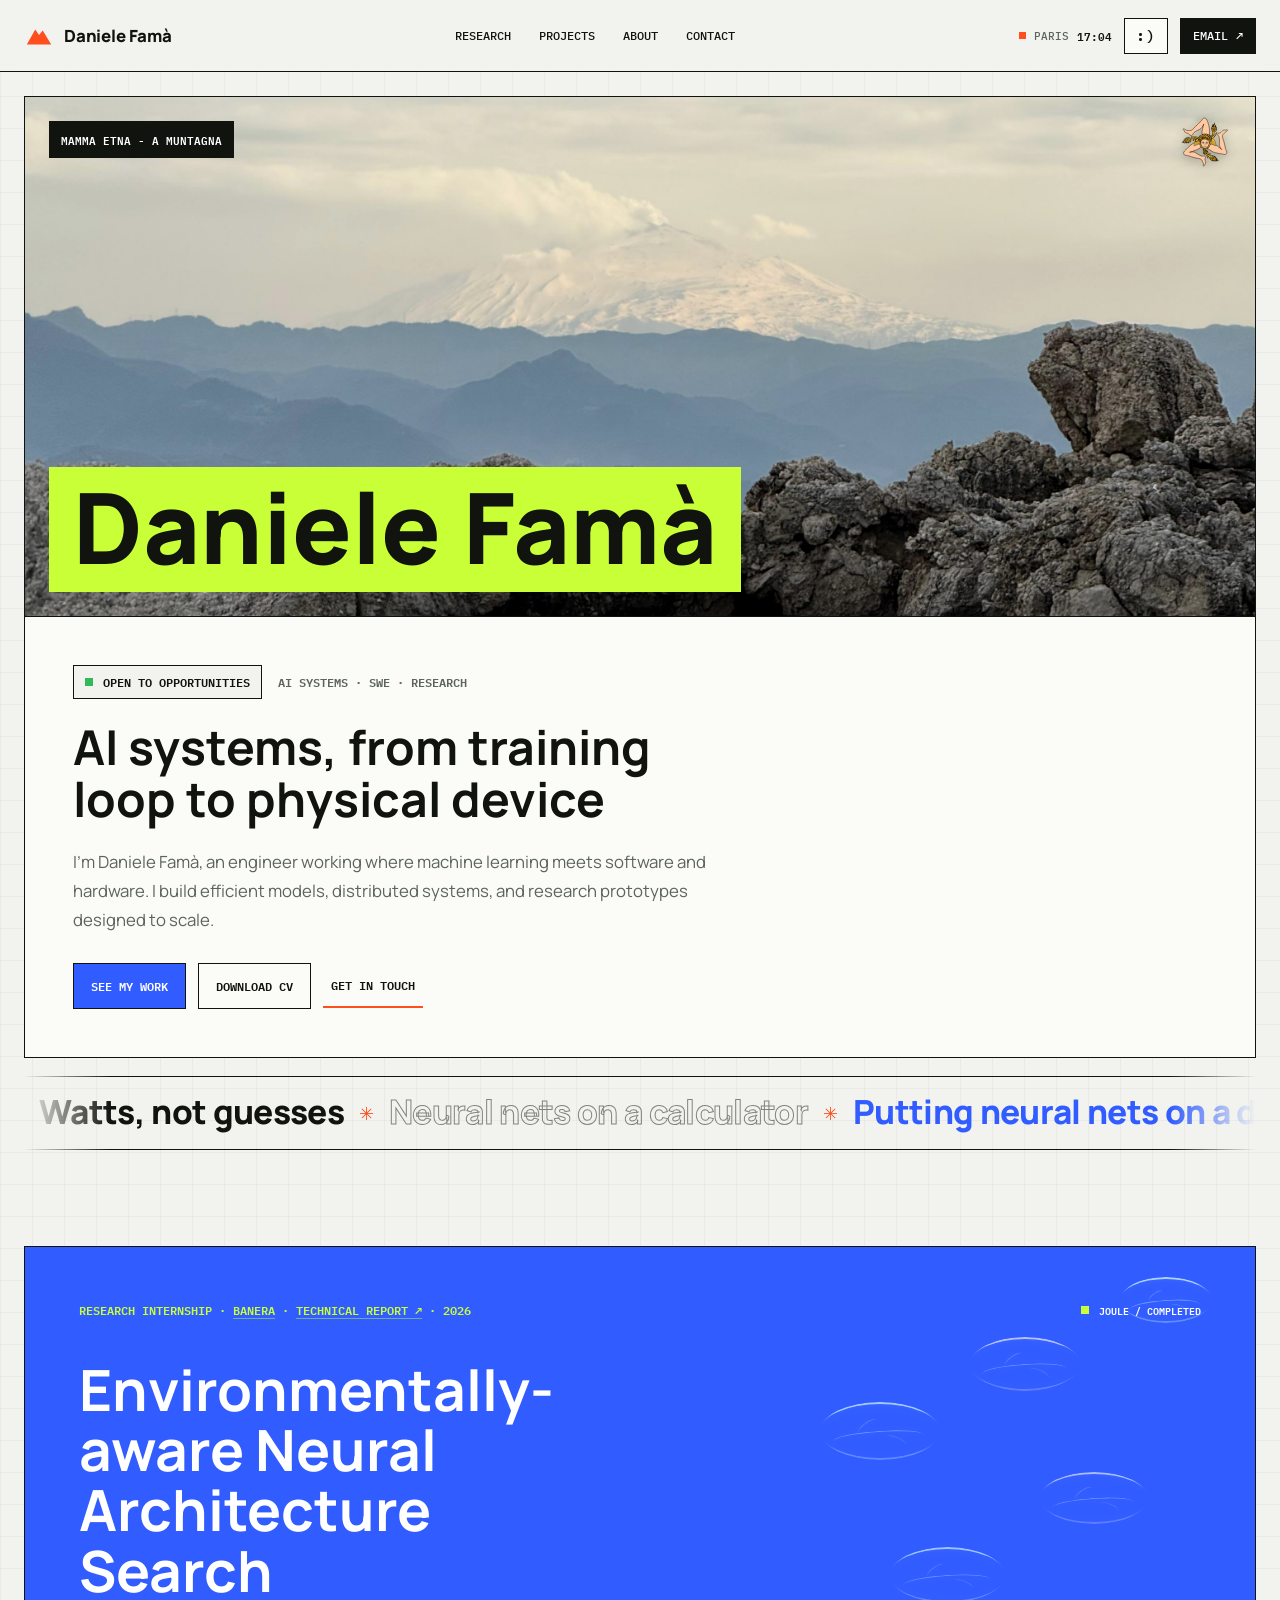
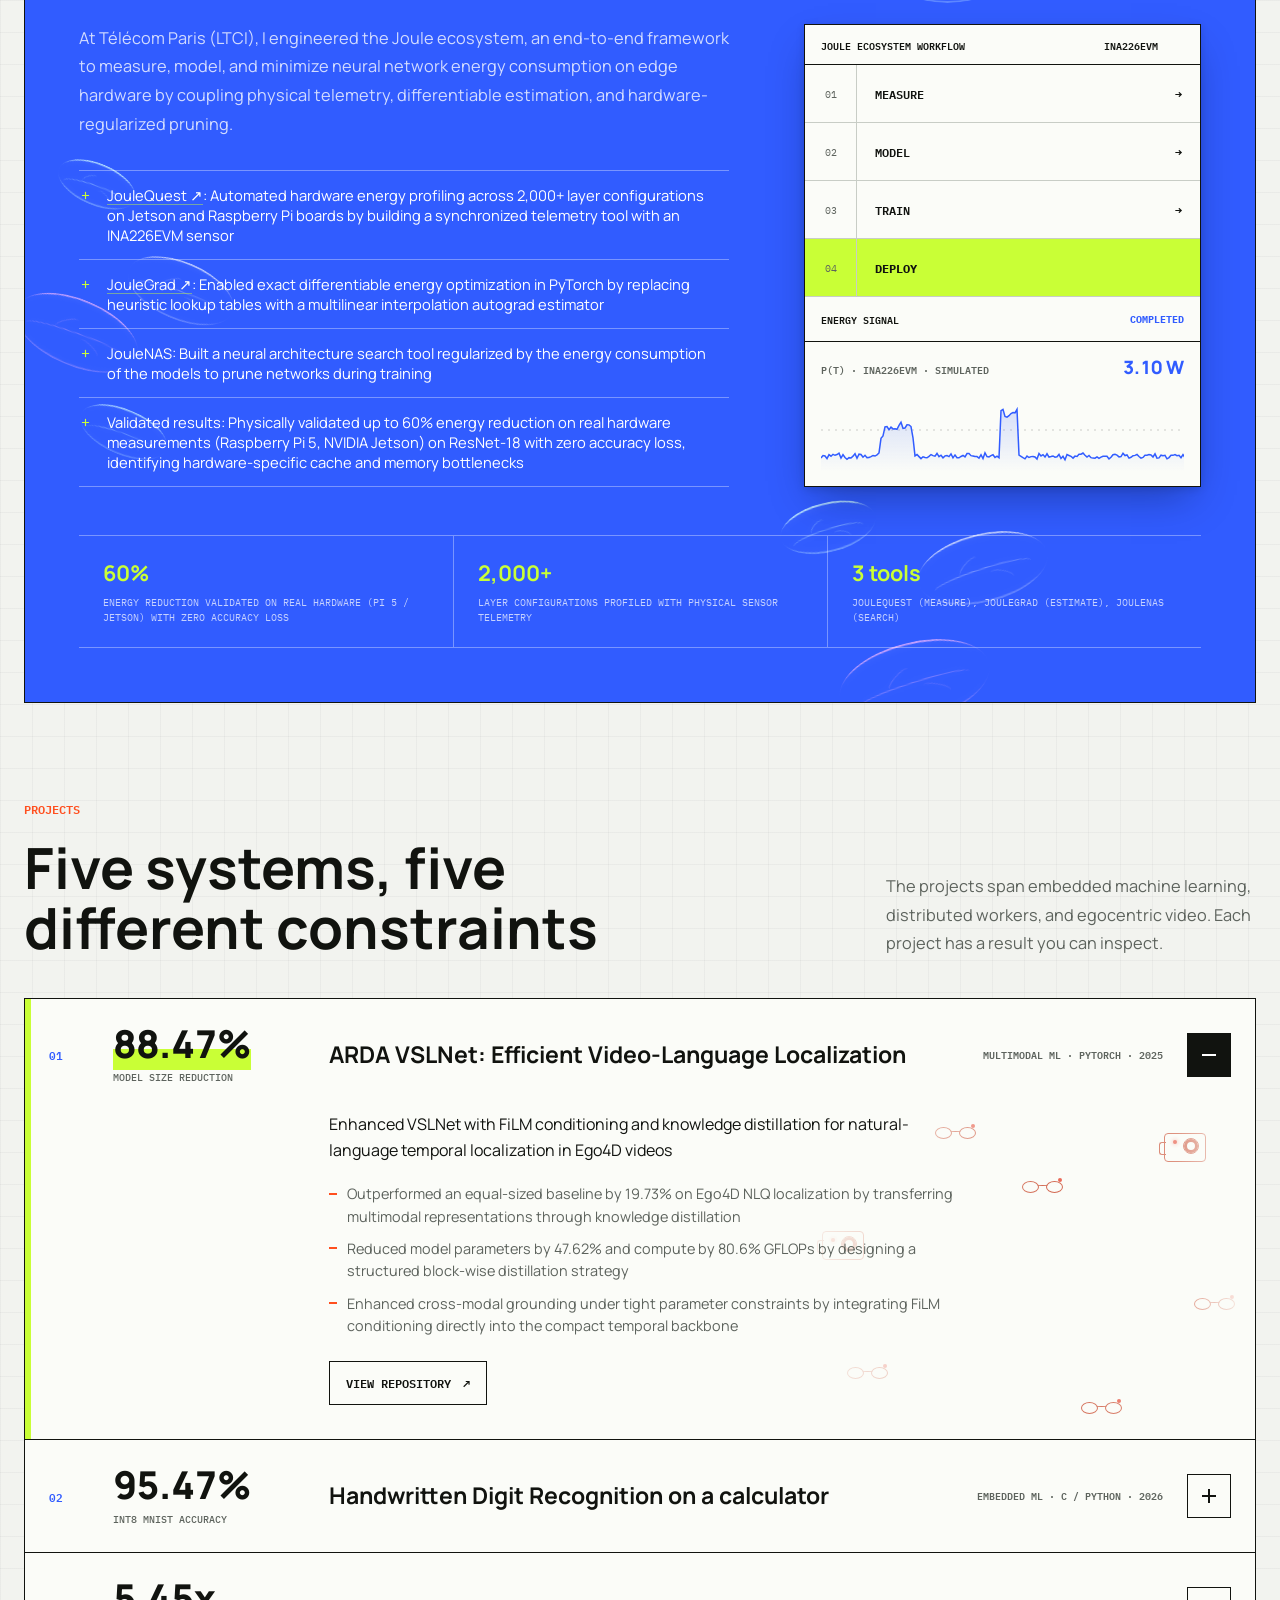
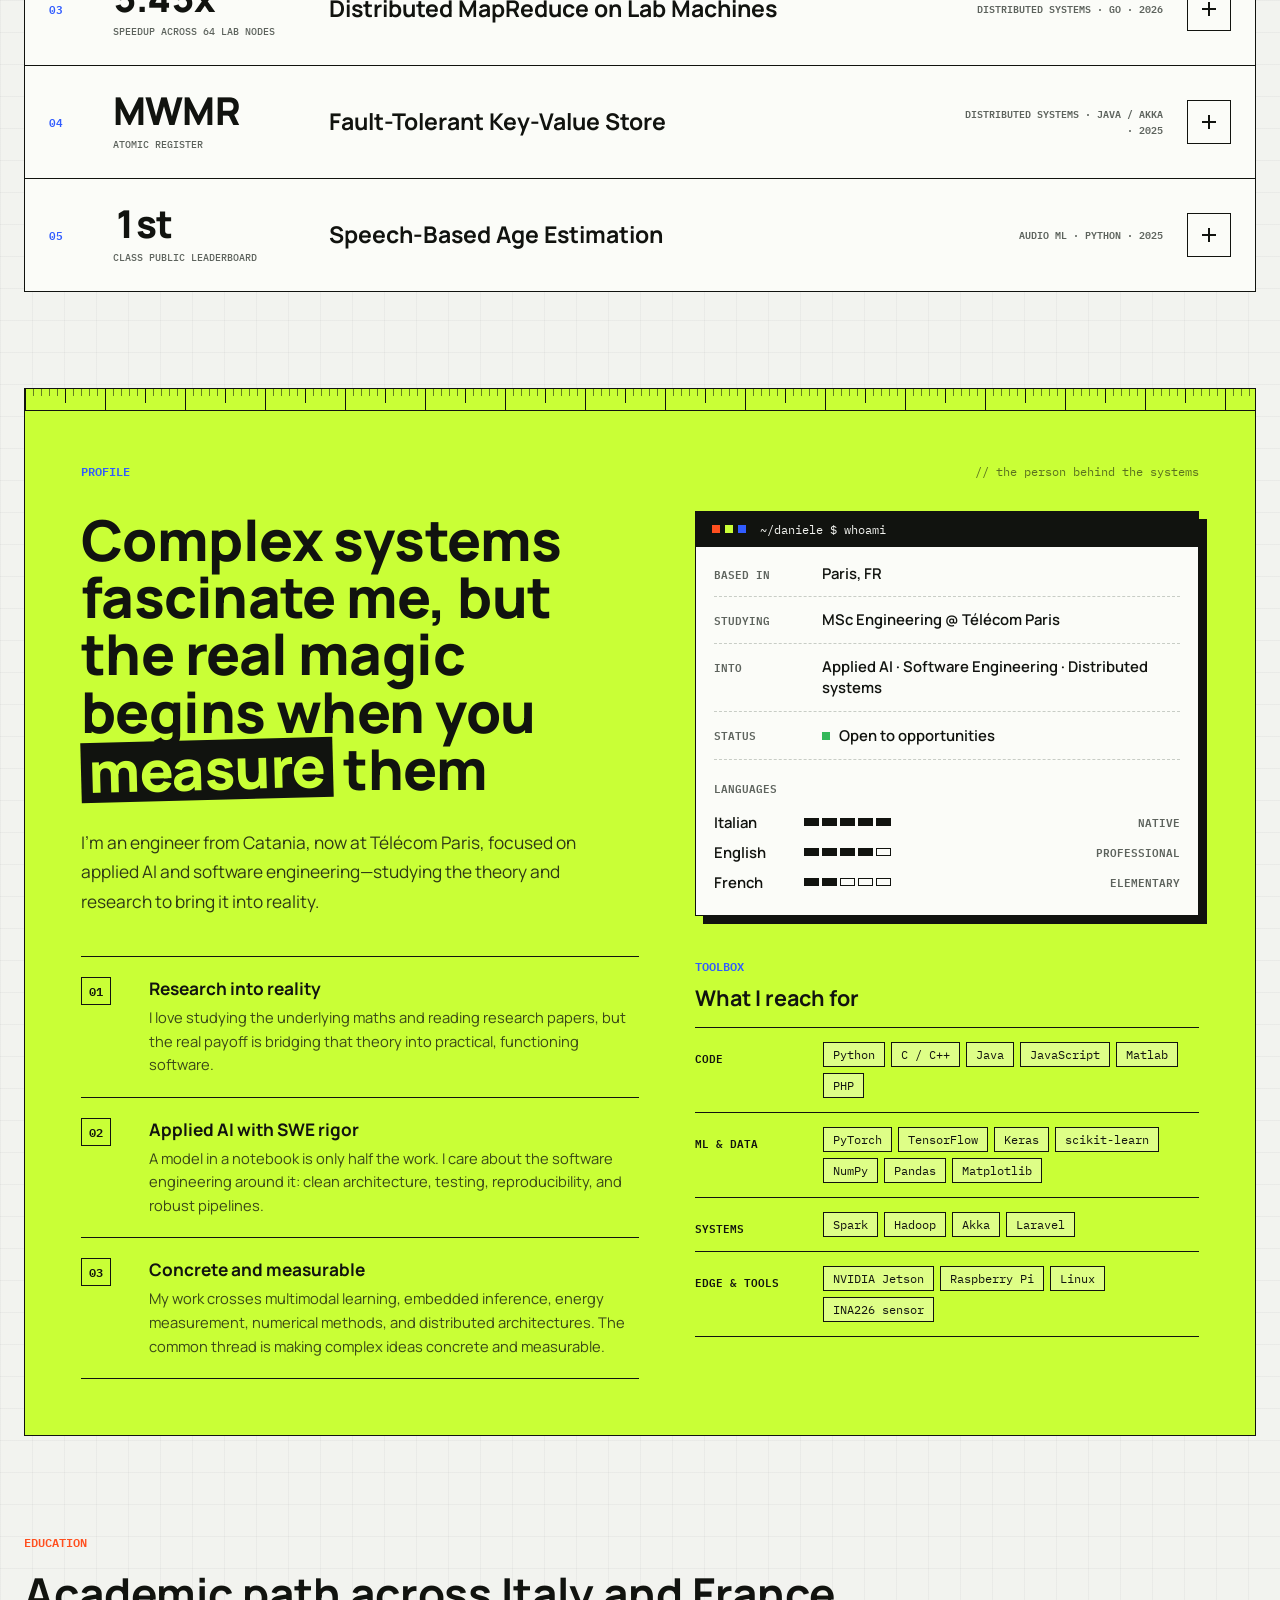
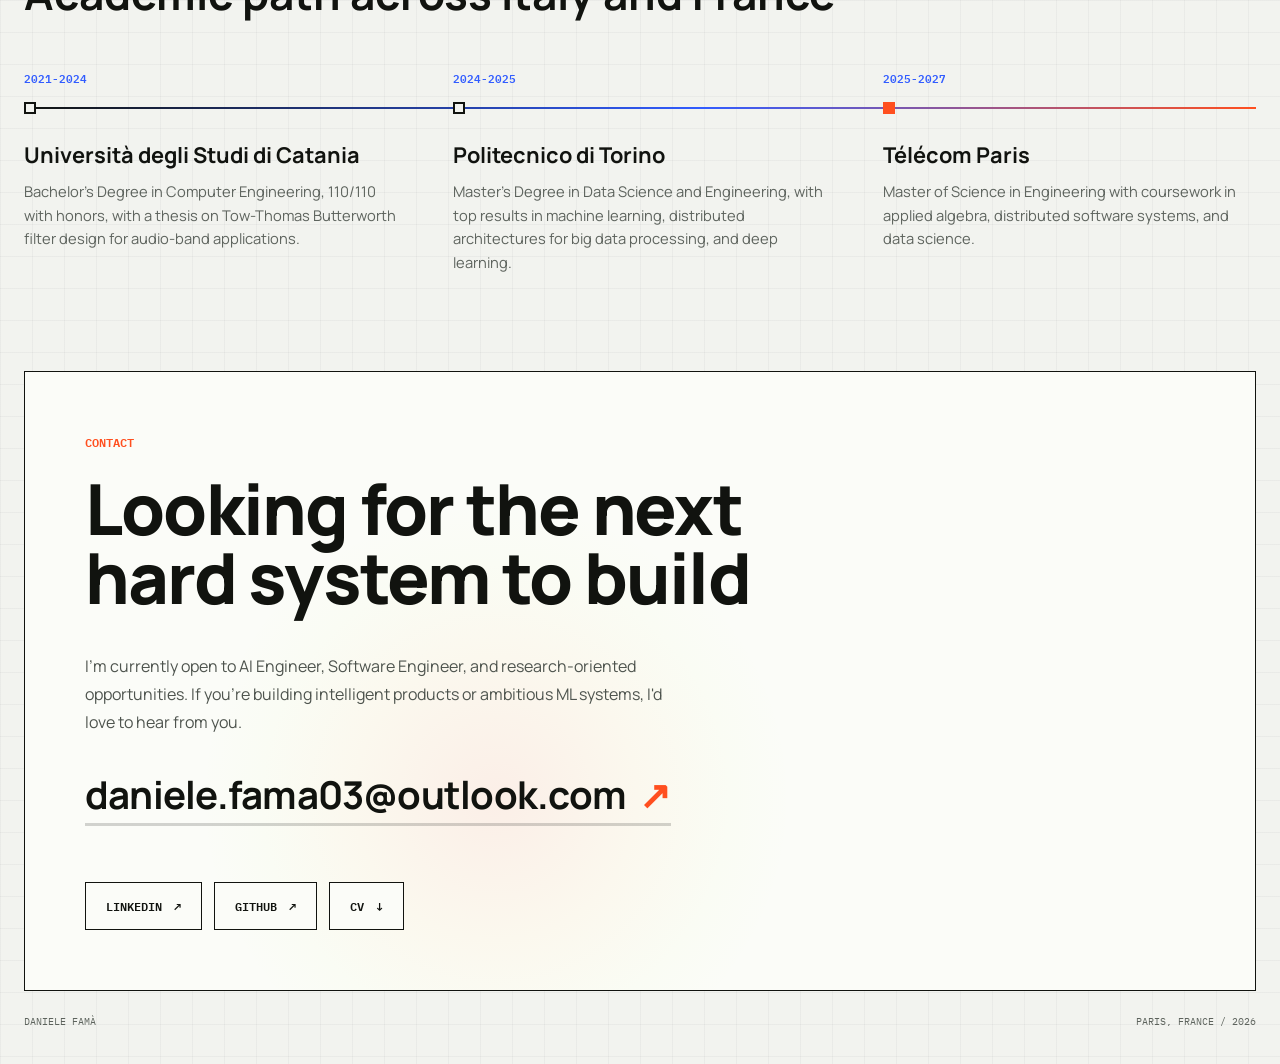
<file: index.html>
<!DOCTYPE html>
<html lang="en">
  <head>
    <meta charset="UTF-8" />
    <meta name="viewport" content="width=device-width, initial-scale=1.0" />
    <meta name="theme-color" content="#f2f3ef" />
    <title>Daniele Fam&#224;</title>
    <meta
      name="description"
      content="Daniele Fam&#224; is an AI systems engineer and researcher building efficient machine learning, embedded inference, and distributed software."
    />
    <meta name="google-site-verification" content="vZZBsT3FlgSBNTk1A4DWDJpKi2VEjk6vRIv4xX8VwcM" />
    <link
      rel="icon"
      href="data:image/svg+xml,%3Csvg xmlns='http://www.w3.org/2000/svg' viewBox='0 0 32 32'%3E%3Cpath d='M3 25 L12 9 L16 15 L20 10 L29 25 Z' fill='%23ff4f1f'/%3E%3C/svg%3E"
    />
    <link rel="preconnect" href="https://fonts.googleapis.com" />
    <link rel="preconnect" href="https://fonts.gstatic.com" crossorigin />
    <link
      href="https://fonts.googleapis.com/css2?family=IBM+Plex+Mono:wght@400;500;600&family=Manrope:wght@400;500;600;700;800&display=swap"
      rel="stylesheet"
    />
    <link rel="stylesheet" href="styles.css?v=57" />
  </head>
  <body>
    <a class="skip-link" href="#main-content">Skip to content</a>

    <header class="site-header">
      <a class="brand" href="#top" aria-label="Daniele Fam&#224;, back to top">
        <span class="brand-volcano" aria-hidden="true">
          <svg class="brand-mark" viewBox="0 0 32 32">
            <defs>
              <linearGradient id="etna-lava-grad" x1="0" y1="0" x2="0" y2="1">
                <stop offset="0%" stop-color="#fff8cc" />
                <stop offset="38%" stop-color="#ffb703" />
                <stop offset="75%" stop-color="#ff4f1f" />
                <stop offset="100%" stop-color="#d9260f" />
              </linearGradient>
              <clipPath id="etna-cone-clip">
                <path d="M3 25 L12 9 L16 15 L20 10 L29 25 Z" />
              </clipPath>
            </defs>
            <path class="etna-cone" d="M3 25 L12 9 L16 15 L20 10 L29 25 Z" />
            <rect
              class="etna-magma-fill"
              x="2"
              y="8"
              width="28"
              height="18"
              fill="url(#etna-lava-grad)"
              clip-path="url(#etna-cone-clip)"
            />
            <path
              class="etna-lava"
              fill="url(#etna-lava-grad)"
              d="M12 9 L16 12.2 L20 10 L18.6 15.6 L19.5 21.4 L17.1 17.5 L15.6 23.4 L14.2 16.9 L11.5 20.4 L13.1 14.2 Z"
            />
          </svg>
        </span>
        <span class="brand-name">Daniele Fam&#224;</span>
      </a>

      <nav class="main-nav" aria-label="Primary navigation">
        <a href="#experience" data-i18n="nav.experience">Research</a>
        <a href="#highlights" data-i18n="nav.highlights">Projects</a>
        <a href="#about" data-i18n="nav.about">About</a>
        <a href="#contact" data-i18n="nav.contact">Contact</a>
      </nav>

      <div class="header-actions">
        <span class="header-clock" aria-label="Local time in Paris">
          <span class="clock-dot" aria-hidden="true"></span>Paris <time data-paris-time>--:--</time>
        </span>
        <button class="header-mood" type="button" aria-label="Interactive smiley face: hover to stick tongue out" title=":)">
          <span class="mood-face" aria-hidden="true">
            <span class="mood-eyes">:</span><span class="mood-mouth"><span class="mouth-smile">)</span><span class="mouth-tongue">P</span></span>
          </span>
        </button>
        <a class="header-contact" href="mailto:daniele.fama03@outlook.com">Email <span aria-hidden="true">&nearr;</span></a>
      </div>
    </header>

    <main id="main-content">
      <section id="top" class="hero reveal reveal-visible" aria-labelledby="hero-name">
        <div class="hero-media">
          <img src="picture_for_website/4.jpg" alt="" width="3024" height="4032" />
          <div class="hero-origin">
            <span>mamma etna - a muntagna</span>
          </div>
          <button
            class="hero-trinacria"
            type="button"
            aria-label="Spin the Sicilian Trinacria"
            title="Spin Trinacria"
          >
            <img
              class="trinacria-mark"
              src="assets/trinacria.svg"
              alt=""
              width="48"
              height="48"
              draggable="false"
            />
          </button>
          <h1 id="hero-name"><span>Daniele</span> <span>Fam&#224;</span></h1>
        </div>

        <div class="hero-intro">
          <div class="hero-copy">
            <div class="hero-status">
              <span class="hero-availability">
                <span class="status-dot" aria-hidden="true"></span>
                <span data-i18n="hero.stat3Value">Open to opportunities</span>
              </span>
              <span data-i18n="hero.eyebrow">AI systems · SWE · Research</span>
            </div>
            <h2 data-i18n="hero.title">AI systems, from training loop to physical device</h2>
            <p data-i18n="hero.text">
              I'm Daniele Fam&#224;, an engineer working where machine learning meets software and hardware. I build
              efficient models, distributed systems, and research prototypes that hold up beyond the notebook.
            </p>
            <div class="hero-actions">
              <a class="button button-primary" href="#experience" data-i18n="hero.primaryCta">See my work</a>
              <a target="_blank" rel="noopener noreferrer" class="button button-secondary" href="assets/daniele_fama-cv.pdf" download data-i18n="hero.cvCta">Download CV</a>
              <a class="text-link" href="mailto:daniele.fama03@outlook.com" data-i18n="hero.secondaryCta">Get in touch</a>
            </div>
          </div>

        </div>
      </section>

      <section class="motion-strip" aria-hidden="true">
        <div class="motion-track" id="motion-track"></div>
      </section>

      <div id="experience-list">
      <section id="experience" class="research-section reveal" aria-labelledby="research-title">
        <div class="research-botanical" aria-hidden="true">
          <span class="botanical-sprig botanical-sprig-a">
            <i><span></span></i><i><span></span></i><i><span></span></i><i><span></span></i><i><span></span></i>
          </span>
          <span class="botanical-sprig botanical-sprig-b">
            <i><span></span></i><i><span></span></i><i><span></span></i><i><span></span></i>
          </span>
          <span class="botanical-sprig botanical-sprig-c">
            <i><span></span></i><i><span></span></i><i><span></span></i><i><span></span></i><i><span></span></i>
          </span>
        </div>
        <div class="section-kicker-row">
          <p class="section-tag">Research internship · <a href="https://anr.fr/Projet-ANR-24-CE23-4369" target="_blank" rel="noreferrer" class="research-fund-link" title="ANR BANERA project">BANERA</a> · 2026</p>
          <span class="research-state"><span aria-hidden="true"></span> JOULE / COMPLETED</span>
        </div>

        <div class="research-grid">
          <div class="research-copy">
            <h2 id="research-title" class="section-title">
              Environmentally-aware Neural Architecture Search
            </h2>
            <p class="section-text">
              At T&#233;l&#233;com Paris (LTCI), I engineered the Joule ecosystem, an end-to-end framework to measure, model, and minimize neural network energy consumption on edge hardware by coupling physical telemetry, differentiable estimation, and hardware-regularized pruning.
            </p>
            <ul class="research-points">
              <li>JouleQuest: Automated hardware energy profiling across 2,000+ layer configurations on Jetson and Raspberry Pi boards by building a synchronized telemetry tool with an INA226EVM sensor</li>
              <li>JouleGrad: Enabled exact differentiable energy optimization in PyTorch by replacing heuristic lookup tables with a multilinear interpolation autograd estimator</li>
              <li>JouleNAS: Built an architecture search tool that finds energy-efficient models by pruning networks during training with real hardware measurements</li>
              <li>Validated results: Physically validated up to 60% energy reduction on real hardware measurements (Raspberry Pi 5, NVIDIA Jetson) on ResNet-18 with zero accuracy loss, identifying hardware-specific cache and memory bottlenecks</li>
            </ul>
          </div>

          <div class="research-console" aria-label="Joule ecosystem workflow" aria-live="polite">
            <div class="console-view" data-console-view="overview">
              <div class="console-header">
                <span>Joule ecosystem workflow</span>
                <span>INA226EVM</span>
              </div>
              <ol class="console-flow">
                <li>
                  <span>01</span>
                  <button class="console-step-button" type="button" data-console-open="measure">
                    <span>Measure</span><span aria-hidden="true">&rarr;</span>
                  </button>
                </li>
                <li>
                  <span>02</span>
                  <button class="console-step-button" type="button" data-console-open="model">
                    <span>Model</span><span aria-hidden="true">&rarr;</span>
                  </button>
                </li>
                <li>
                  <span>03</span>
                  <button class="console-step-button" type="button" data-console-open="train">
                    <span>Train</span><span aria-hidden="true">&rarr;</span>
                  </button>
                </li>
                <li class="console-step-active"><span>04</span><strong>Deploy</strong></li>
              </ol>
              <div class="console-readout"><span>ENERGY SIGNAL</span><strong>COMPLETED</strong></div>
            </div>

            <div class="console-view" data-console-view="measure" hidden>
              <div class="console-header">
                <span>JouleQuest measurement loop</span>
                <button class="console-back" type="button" data-console-back>
                  <span aria-hidden="true">&larr;</span> <span>Back</span>
                </button>
              </div>
              <ol class="console-flow">
                <li><span>01</span><strong>Run</strong></li>
                <li><span>02</span><strong>Calibrate</strong></li>
                <li><span>03</span><strong>Capture</strong></li>
                <li class="console-step-active"><span>04</span><strong>Analyze</strong></li>
              </ol>
              <div class="console-readout"><span>ENERGY SIGNAL</span><strong>COMPLETED</strong></div>
            </div>

            <div class="console-view" data-console-view="model" hidden>
              <div class="console-header">
                <span>JouleGrad differentiable estimator</span>
                <button class="console-back" type="button" data-console-back>
                  <span aria-hidden="true">&larr;</span> <span>Back</span>
                </button>
              </div>
              <ol class="console-flow">
                <li><span>01</span><strong>Tabulate</strong></li>
                <li><span>02</span><strong>Bracket</strong></li>
                <li><span>03</span><strong>Interpolate</strong></li>
                <li class="console-step-active"><span>04</span><strong>Differentiate</strong></li>
              </ol>
              <div class="console-readout"><span>ENERGY SIGNAL</span><strong>COMPLETED</strong></div>
            </div>

            <div class="console-view" data-console-view="train" hidden>
              <div class="console-header">
                <span>JouleNAS training loop</span>
                <button class="console-back" type="button" data-console-back>
                  <span aria-hidden="true">&larr;</span> <span>Back</span>
                </button>
              </div>
              <ol class="console-flow">
                <li><span>01</span><strong>Mask</strong></li>
                <li><span>02</span><strong>Penalize</strong></li>
                <li><span>03</span><strong>Step</strong></li>
                <li class="console-step-active"><span>04</span><strong>Harvest</strong></li>
              </ol>
              <div class="console-readout"><span>ENERGY SIGNAL</span><strong>COMPLETED</strong></div>
            </div>
          </div>
        </div>

        <div class="research-outcomes" aria-label="Research outcomes">
          <div class="research-outcome">
            <strong>60%</strong>
            <span>energy reduction validated on real hardware (Pi 5 / Jetson) with zero accuracy loss</span>
          </div>
          <div class="research-outcome">
            <strong>2,000+</strong>
            <span>layer configurations profiled with physical sensor telemetry</span>
          </div>
          <div class="research-outcome">
            <strong>3 tools</strong>
            <span>JouleQuest (measure), JouleGrad (estimate), JouleNAS (search)</span>
          </div>
        </div>
      </section>
      </div>

      <section id="highlights" class="projects-section reveal" aria-labelledby="projects-title">
        <div class="section-heading">
          <div>
            <p class="section-tag" data-i18n="highlights.tag">Projects</p>
            <h2 id="projects-title" class="section-title" data-i18n="highlights.title">
              Five systems, five different constraints
            </h2>
          </div>
          <p class="section-text section-text-compact" data-i18n="highlights.intro">
            The projects span embedded machine learning, distributed workers, and egocentric video. Each project
            has a result you can inspect.
          </p>
        </div>
        <div class="project-ledger" id="highlight-grid"></div>
      </section>

      <section id="about" class="profile-section reveal" aria-labelledby="profile-title">
        <div class="profile-ruler" id="profile-ruler" aria-label="Interactive ruler: move to measure distance" role="region" title="Hover or drag across to measure">
          <div class="profile-ruler-fill" aria-hidden="true"></div>
          <div class="profile-ruler-cursor" aria-hidden="true">
            <span class="profile-ruler-line"></span>
            <span class="profile-ruler-badge"><span class="profile-ruler-val">0 mm</span></span>
          </div>
        </div>

        <div class="profile-kicker">
          <p class="section-tag" data-i18n="about.tag">Profile</p>
          <span class="profile-kicker-note" data-i18n="about.kicker">// the person behind the systems</span>
        </div>

        <div class="profile-grid">
          <div class="profile-copy">
            <h2 id="profile-title" class="profile-title" data-profile-title>
              Complex systems fascinate me, but the real magic begins when you measure them
            </h2>
            <p class="profile-lead" data-i18n="about.lead">
              I'm an engineer from Catania, now at Télécom Paris, focused on applied AI and software engineering—studying the theory and research to bring it into reality.
            </p>

            <ol class="profile-principles" id="profile-principles"></ol>
          </div>

          <div class="profile-side">
            <div class="profile-card" aria-label="Quick facts">
              <div class="profile-card-bar">
                <span class="profile-card-dots" aria-hidden="true"><i></i><i></i><i></i></span>
                <span>~/daniele $ whoami</span>
              </div>
              <dl class="profile-facts" id="profile-facts"></dl>
              <div class="profile-languages">
                <p class="profile-label" data-i18n="about.languagesLabel">Languages</p>
                <ul class="profile-lang-list" id="profile-languages"></ul>
              </div>
            </div>

            <div id="focus" class="focus-panel">
              <div class="focus-heading">
                <p class="section-tag" data-i18n="focus.tag">Toolbox</p>
                <h3 class="focus-title" data-i18n="focus.title">What I reach for</h3>
              </div>
              <div class="focus-grid" id="focus-grid"></div>
            </div>
          </div>
        </div>
      </section>

      <section class="education-section reveal" aria-labelledby="education-title">
        <div class="education-heading">
          <p class="section-tag" data-i18n="timeline.tag">Education</p>
          <h2 id="education-title" class="section-title" data-i18n="timeline.title">
            Academic path across Italy and France
          </h2>
        </div>
        <ol class="route" id="timeline"></ol>
      </section>

      <section id="contact" class="contact-section reveal" aria-labelledby="contact-title">
        <p class="section-tag section-tag-inverse" data-i18n="contact.tag">Contact</p>
        <h2 id="contact-title" class="contact-title" data-i18n="contact.title">
          Looking for the next hard system to build
        </h2>
        <div class="contact-grid">
          <p class="contact-text" data-i18n="contact.text">
            I'm currently open to AI Engineer, Software Engineer, and research-oriented opportunities. If
            you're building intelligent products or ambitious ML systems, I'd love to hear from you.
          </p>
          <a class="contact-email" href="mailto:daniele.fama03@outlook.com">
            <span>daniele.fama03@outlook.com</span><span aria-hidden="true">&nearr;</span>
          </a>
        </div>
        <ul class="contact-links">
          <li>
            <a href="https://www.linkedin.com/in/daniele-fama" target="_blank" rel="noreferrer">
              <span data-i18n="contact.linkedinLabel">LinkedIn</span><span aria-hidden="true">&nearr;</span>
            </a>
          </li>
          <li>
            <a href="https://github.com/danielefam" target="_blank" rel="noreferrer">
              <span>GitHub</span><span aria-hidden="true">&nearr;</span>
            </a>
          </li>
          <li>
            <a target="_blank" rel="noopener noreferrer" href="assets/daniele_fama-cv.pdf" download>
              <span data-i18n="contact.cvLabel">CV</span><span aria-hidden="true">&darr;</span>
            </a>
          </li>
        </ul>
      </section>
    </main>

    <footer class="site-footer">
      <span>Daniele Fam&#224;</span>
      <span>Paris, France / 2026</span>
    </footer>

    <script src="content.js?v=15"></script>
    <script src="script.js?v=61"></script>
  </body>
</html>
</file>
<file: styles.css>
:root {
  --paper: #f2f3ef;
  --surface: #fbfcf8;
  --ink: #11130f;
  --muted: #5d635d;
  --line: #c8cdc6;
  --orange: #ff4f1f;
  --lime: #c9ff36;
  --blue: #315cff;
  --mono: "IBM Plex Mono", monospace;
  --sans: "Manrope", sans-serif;
  --max-width: 1240px;

  /* Contact section ambient glow controls */
  --contact-glow-opacity: 0.08; /* Subtle warm ambient glow strength (0.05 - 0.12) */
  --contact-glow-size: 380px;   /* Radial glow radius */
}

* {
  box-sizing: border-box;
}

html {
  scroll-behavior: smooth;
  scroll-padding-top: 88px;
}

body {
  margin: 0;
  min-width: 320px;
  color: var(--ink);
  background-color: var(--paper);
  background-image:
    linear-gradient(rgba(17, 19, 15, 0.035) 1px, transparent 1px),
    linear-gradient(90deg, rgba(17, 19, 15, 0.035) 1px, transparent 1px);
  background-size: 32px 32px;
  font-family: var(--sans);
  font-size: 16px;
}

::selection {
  color: var(--ink);
  background: var(--lime);
}

a {
  color: inherit;
  text-decoration: none;
}

button,
a {
  -webkit-tap-highlight-color: transparent;
}

button,
input,
textarea,
select {
  font: inherit;
}

.skip-link {
  position: fixed;
  top: 12px;
  left: 12px;
  z-index: 100;
  padding: 10px 14px;
  color: var(--surface);
  background: var(--ink);
  font-family: var(--mono);
  font-size: 0.75rem;
  transform: translateY(-160%);
}

.skip-link:focus {
  transform: translateY(0);
}

.site-header {
  position: sticky;
  top: 0;
  z-index: 20;
  display: flex;
  align-items: center;
  justify-content: space-between;
  gap: 28px;
  min-height: 72px;
  padding: 12px max(24px, calc((100% - var(--max-width)) / 2));
  border-bottom: 1px solid var(--ink);
  background: rgba(242, 243, 239, 0.94);
  backdrop-filter: blur(14px);
}

.brand,
.main-nav,
.header-actions {
  display: flex;
  align-items: center;
}

.brand {
  flex: 0 0 auto;
  gap: 10px;
}

.brand-volcano {
  position: relative;
  display: inline-flex;
  align-items: center;
  justify-content: center;
  width: 30px;
  height: 30px;
}

.brand-mark {
  width: 30px;
  height: 30px;
  overflow: visible;
  fill: var(--orange);
  transition: transform 500ms cubic-bezier(0.34, 1.56, 0.64, 1), filter 240ms ease;
}

.etna-cone {
  fill: var(--orange);
  transition: fill 480ms ease;
}

.etna-magma-fill {
  opacity: 0;
  transform: scaleY(0);
  transform-origin: 16px 25px;
}

.etna-lava {
  opacity: 0;
  transform: translateY(-3px) scaleY(0.2);
  transform-origin: 16px 10px;
  transition: opacity 450ms ease, transform 800ms cubic-bezier(0.22, 1, 0.36, 1);
}

.brand:focus-visible .brand-mark {
  filter: drop-shadow(0 -2px 6px rgba(255, 79, 31, 0.45));
}

.brand.is-charging .brand-mark {
  filter: drop-shadow(0 -3px 10px rgba(255, 120, 0, 0.85));
  animation: etna-charge-tremor 1400ms cubic-bezier(0.36, 0.07, 0.19, 0.97) forwards;
}

.brand.is-charging .etna-cone {
  fill: #3b1308;
}

.brand.is-charging .etna-magma-fill {
  opacity: 1;
  animation: etna-magma-rise 1400ms cubic-bezier(0.25, 0.8, 0.35, 1) forwards;
}

.brand.is-exploding .brand-mark {
  filter: drop-shadow(0 -4px 14px rgba(255, 79, 31, 0.95));
  animation: etna-click-recoil 720ms cubic-bezier(0.34, 1.56, 0.64, 1);
}

.brand:focus-visible .etna-cone,
.brand.is-exploding .etna-cone {
  fill: #9e2104;
}

.brand:focus-visible .etna-lava,
.brand.is-exploding .etna-lava {
  opacity: 1;
  transform: translateY(0) scaleY(1);
}

@media (hover: hover) {
  .brand:hover:not(.is-charging):not(.is-exploding) .brand-mark {
    filter: drop-shadow(0 -2px 5px rgba(255, 79, 31, 0.4));
  }

  .brand.is-rumbling:not(.is-charging):not(.is-exploding) .brand-mark {
    transform-origin: 50% 78%;
    filter: drop-shadow(0 -2px 6px rgba(255, 79, 31, 0.55));
    animation: etna-hover-vibrate 180ms linear infinite;
  }

  .brand:hover:not(.is-charging):not(.is-exploding) .etna-cone {
    fill: #c82e07;
  }

  .brand:hover:not(.is-charging):not(.is-exploding) .etna-lava {
    opacity: 1;
    transform: translateY(0) scaleY(1);
  }
}

@keyframes etna-hover-vibrate {
  0% {
    transform: rotate(0deg);
  }
  25% {
    transform: rotate(-3deg);
  }
  50% {
    transform: rotate(0deg);
  }
  75% {
    transform: rotate(3deg);
  }
  100% {
    transform: rotate(0deg);
  }
}

@keyframes etna-magma-rise {
  0% {
    transform: scaleY(0.04);
    opacity: 0.85;
  }
  70% {
    transform: scaleY(0.82);
    opacity: 1;
  }
  100% {
    transform: scaleY(1.05);
    opacity: 1;
  }
}

@keyframes etna-charge-tremor {
  0% {
    transform: translate(0, 0) scale(1);
  }
  20% {
    transform: translate(-0.5px, 0.5px) scale(1.02, 0.98);
  }
  40% {
    transform: translate(0.8px, 0.5px) scale(1.04, 0.95);
  }
  60% {
    transform: translate(-1.2px, 1px) scale(1.07, 0.91);
  }
  80% {
    transform: translate(1.5px, 1.2px) scale(1.11, 0.86);
  }
  92% {
    transform: translate(-1.8px, 1.5px) scale(1.14, 0.82);
  }
  100% {
    transform: translate(0, 2px) scale(1.16, 0.78);
  }
}

@keyframes etna-click-recoil {
  0% {
    transform: translateY(3px) scale(0.66, 0.58);
  }
  38% {
    transform: translateY(-5px) scale(1.3, 1.22);
  }
  70% {
    transform: translateY(-1px) scale(0.94, 0.96);
  }
  100% {
    transform: translateY(0) scale(1);
  }
}

.etna-eruption {
  position: absolute;
  top: 34%;
  left: 50%;
  width: 0;
  height: 0;
  pointer-events: none;
  z-index: 40;
}

.etna-lava-column {
  position: absolute;
  bottom: -2px;
  left: 50%;
  width: 7px;
  height: 24px;
  border-radius: 999px 999px 3px 3px;
  background: linear-gradient(180deg, #ffffff 0%, #fff6b8 24%, #ffb703 58%, #ff4f1f 85%, #d9260f 100%);
  box-shadow: 0 0 8px #ffb703, 0 0 16px rgba(255, 79, 31, 0.95);
  transform: translateX(-50%) scaleY(0);
  transform-origin: 50% 100%;
  pointer-events: none;
  animation: etna-column-rise 1400ms cubic-bezier(0.25, 0.7, 0.35, 1) forwards;
}

@keyframes etna-column-rise {
  0% {
    transform: translateX(-50%) scaleX(0.45) scaleY(0);
    opacity: 0.6;
  }
  30% {
    transform: translateX(-50%) scaleX(0.7) scaleY(0.25);
    opacity: 1;
  }
  65% {
    transform: translateX(-50%) scaleX(0.92) scaleY(0.65);
    opacity: 1;
  }
  92% {
    transform: translateX(-50%) scaleX(1.2) scaleY(1);
    opacity: 1;
  }
  100% {
    transform: translateX(-50%) scaleX(1.65) scaleY(1.16);
    opacity: 0;
  }
}

.etna-shockwave {
  position: absolute;
  top: -8px;
  left: 0;
  border-radius: 50%;
  border: 2.5px solid #ffb703;
  transform: translate(-50%, -50%);
  animation: etna-shockwave 860ms cubic-bezier(0.12, 0.8, 0.32, 1) forwards;
}

.etna-shockwave-secondary {
  animation-delay: 110ms;
  border-width: 1.8px;
}

.etna-shockwave-tertiary {
  animation-delay: 220ms;
  border-width: 1.2px;
}

@keyframes etna-shockwave {
  0% {
    width: 6px;
    height: 6px;
    opacity: 1;
    border-color: #fff8cc;
  }
  45% {
    border-color: #ff7b00;
  }
  100% {
    width: 146px;
    height: 146px;
    opacity: 0;
    border-color: #d9260f;
  }
}

.etna-crater-flash {
  position: absolute;
  top: 0;
  left: 0;
  width: 14px;
  height: 10px;
  border-radius: 50%;
  background: radial-gradient(circle, #fff8cc 0%, #ff9e00 55%, rgba(255, 42, 0, 0) 100%);
  transform: translate(-50%, -50%);
  animation: etna-flash 700ms ease-out forwards;
}

.etna-crater-flash.is-big {
  top: -8px;
  width: 38px;
  height: 30px;
  background: radial-gradient(circle, #ffffff 0%, #fff6b8 28%, #ff7b00 62%, rgba(255, 42, 0, 0) 100%);
}

@keyframes etna-flash {
  0% {
    transform: translate(-50%, -50%) scale(0.35);
    opacity: 1;
  }
  38% {
    transform: translate(-50%, -60%) scale(1.65);
    opacity: 1;
  }
  100% {
    transform: translate(-50%, -50%) scale(0.5);
    opacity: 0;
  }
}

.etna-magma-drop {
  position: absolute;
  top: 0;
  left: 0;
  display: inline-block;
  line-height: 1;
  pointer-events: none;
  animation: etna-magma-arc var(--duration, 1300ms) cubic-bezier(0.16, 0.84, 0.3, 1.02) forwards;
}

@keyframes etna-magma-arc {
  0% {
    transform: translate(-50%, -50%) translate(var(--start-x, 0px), var(--start-y, 0px)) rotate(0deg) scale(0.55);
    opacity: 1;
  }
  44% {
    transform: translate(-50%, -50%) translate(calc(var(--dx) * 0.54), var(--peak-y)) rotate(calc(var(--rot) * 0.5)) scale(1.2);
    opacity: 1;
  }
  78% {
    opacity: 0.9;
  }
  100% {
    transform: translate(-50%, -50%) translate(var(--dx), var(--land-y)) rotate(var(--rot)) scale(0.22);
    opacity: 0;
  }
}

.brand-name {
  font-size: 1.05rem;
  font-weight: 800;
  letter-spacing: -0.01em;
  white-space: nowrap;
}

.header-clock {
  display: inline-flex;
  align-items: center;
  gap: 8px;
  color: var(--muted);
  font-family: var(--mono);
  font-size: 0.7rem;
  font-weight: 500;
  text-transform: uppercase;
  white-space: nowrap;
}

.header-clock time {
  color: var(--ink);
  font-weight: 600;
  font-variant-numeric: tabular-nums;
}

.clock-dot {
  width: 7px;
  height: 7px;
  background: var(--orange);
  animation: pulse-orange 2.4s ease-out infinite;
}

.main-nav {
  gap: 28px;
}

.main-nav a,
.header-contact {
  font-family: var(--mono);
  font-size: 0.72rem;
  font-weight: 500;
  text-transform: uppercase;
}

.main-nav a {
  position: relative;
  padding: 12px 0;
}

.main-nav a::after {
  content: "";
  position: absolute;
  right: 0;
  bottom: 6px;
  left: 0;
  height: 2px;
  background: var(--orange);
  transform: scaleX(0);
  transform-origin: right;
  transition: transform 180ms ease;
}

.main-nav a:hover::after,
.main-nav a:focus-visible::after {
  transform: scaleX(1);
  transform-origin: left;
}

.header-actions {
  gap: 12px;
}

.header-mood {
  position: relative;
  display: inline-flex;
  align-items: center;
  justify-content: center;
  min-width: 44px;
  height: 36px;
  padding: 0 10px;
  border: 1px solid var(--ink);
  background: var(--surface);
  color: var(--ink);
  font-family: var(--mono);
  font-size: 0.95rem;
  font-weight: 600;
  line-height: 1;
  cursor: pointer;
  user-select: none;
  animation: mood-idle-wiggle 5s ease-in-out infinite;
  transition: background-color 160ms ease, transform 160ms cubic-bezier(0.34, 1.56, 0.64, 1), box-shadow 160ms ease;
}

@keyframes mood-idle-wiggle {
  0%, 90%, 100% {
    transform: translateY(0) rotate(0deg);
  }
  92% {
    transform: translateY(-1px) rotate(-3.5deg);
  }
  94% {
    transform: translateY(-1px) rotate(3.5deg);
  }
  96% {
    transform: translateY(0) rotate(-2deg);
  }
  98% {
    transform: translateY(0) rotate(1deg);
  }
}

.header-mood:hover,
.header-mood:focus-visible,
.header-mood.is-tongue {
  background: var(--lime);
  transform: translateY(-1px) rotate(-4deg);
  animation: none;
}

.header-mood:active {
  transform: translateY(0) scale(0.95) rotate(-2deg);
}

.mood-face {
  display: inline-flex;
  align-items: center;
  justify-content: center;
  line-height: 1;
  pointer-events: none;
}

.mood-eyes {
  display: inline-block;
  transition: transform 140ms ease;
}

.header-mood:hover .mood-eyes,
.header-mood:focus-visible .mood-eyes,
.header-mood.is-tongue .mood-eyes {
  transform: scaleY(1.06);
}

.mood-mouth {
  display: inline-grid;
  place-items: center;
  margin-left: 1px;
}

.mouth-smile,
.mouth-tongue {
  grid-area: 1 / 1;
}

.mouth-smile {
  opacity: 1;
  transform: translateY(0) scale(1);
  transition: opacity 120ms ease, transform 160ms ease;
}

.mouth-tongue {
  opacity: 0;
  transform: translateY(-4px) scale(0.7);
  transition: opacity 120ms ease, transform 180ms cubic-bezier(0.34, 1.56, 0.64, 1);
}

.header-mood:hover .mouth-smile,
.header-mood:focus-visible .mouth-smile,
.header-mood.is-tongue .mouth-smile {
  opacity: 0;
  transform: translateY(4px) scale(0.7);
}

.header-mood:hover .mouth-tongue,
.header-mood:focus-visible .mouth-tongue,
.header-mood.is-tongue .mouth-tongue {
  opacity: 1;
  transform: translateY(0) scale(1);
}

.header-mood.is-exploding {
  animation: mood-recoil 320ms cubic-bezier(0.34, 1.56, 0.64, 1);
}

@keyframes mood-recoil {
  0% {
    transform: scale(1) rotate(0deg);
  }
  20% {
    transform: scale(0.85) rotate(-8deg);
  }
  50% {
    transform: scale(1.14) rotate(6deg);
  }
  75% {
    transform: scale(0.96) rotate(-3deg);
  }
  100% {
    transform: translateY(-1px) rotate(-4deg);
  }
}

.mood-explosion {
  position: absolute;
  top: 50%;
  left: 50%;
  width: 0;
  height: 0;
  pointer-events: none;
  z-index: 40;
}

.mood-shockwave {
  position: absolute;
  top: 50%;
  left: 50%;
  border-radius: 50%;
  border: 2px solid var(--orange);
  transform: translate(-50%, -50%);
  animation: mood-shockwave 520ms cubic-bezier(0.12, 0.8, 0.32, 1) forwards;
}

.mood-shockwave-secondary {
  animation-delay: 75ms;
  border-width: 1.5px;
}

@keyframes mood-shockwave {
  0% {
    width: 6px;
    height: 6px;
    opacity: 0.95;
    border-color: var(--orange);
  }
  40% {
    border-color: var(--lime);
  }
  100% {
    width: 130px;
    height: 130px;
    opacity: 0;
    border-color: var(--blue);
  }
}

.mood-particle {
  position: absolute;
  top: 50%;
  left: 50%;
  display: inline-block;
  line-height: 1;
  pointer-events: none;
  animation: mood-particle-burst var(--duration, 850ms) cubic-bezier(0.18, 0.9, 0.32, 1.1) forwards;
}

@keyframes mood-particle-burst {
  0% {
    transform: translate(-50%, -50%) translate(0, 0) rotate(0deg) scale(1);
    opacity: 1;
  }
  60% {
    opacity: 1;
  }
  85% {
    opacity: 0.75;
  }
  100% {
    transform: translate(-50%, -50%) translate(var(--dx), var(--dy)) rotate(var(--rot)) scale(0.25);
    opacity: 0;
  }
}

.mood-bubble {
  position: absolute;
  top: calc(100% + 10px);
  right: 0;
  width: max-content;
  max-width: 250px;
  padding: 8px 12px;
  background: var(--ink);
  color: var(--surface);
  border: 1px solid var(--ink);
  font-family: var(--mono);
  font-size: 0.72rem;
  font-weight: 600;
  line-height: 1.35;
  letter-spacing: -0.01em;
  box-shadow: 3px 3px 0 var(--lime);
  pointer-events: none;
  z-index: 50;
  animation: mood-bubble-pop 240ms cubic-bezier(0.34, 1.56, 0.64, 1) forwards;
  transition: opacity 250ms ease, transform 250ms ease;
}

.mood-bubble::before {
  content: "";
  position: absolute;
  top: -5px;
  right: 17px;
  width: 8px;
  height: 8px;
  background: var(--ink);
  transform: rotate(45deg);
}

.mood-bubble.is-leaving {
  animation: mood-bubble-implode 260ms cubic-bezier(0.55, 0, 1, 0.45) forwards;
  pointer-events: none;
}

@keyframes mood-bubble-implode {
  0% {
    opacity: 1;
    transform: translateY(0) scale(1) rotate(0deg);
    filter: blur(0px);
  }
  20% {
    opacity: 1;
    transform: translateY(-2px) scale(1.08) rotate(2deg);
    filter: blur(0px);
  }
  100% {
    opacity: 0;
    transform: translateY(-16px) scale(0.08) rotate(-10deg);
    filter: blur(4px);
  }
}

.mood-bubble.mood-bubble-bounce {
  animation: mood-bubble-bounce 200ms cubic-bezier(0.34, 1.56, 0.64, 1);
}

@keyframes mood-bubble-pop {
  0% {
    opacity: 0;
    transform: translateY(-8px) scale(0.85);
  }
  100% {
    opacity: 1;
    transform: translateY(0) scale(1);
  }
}

@keyframes mood-bubble-bounce {
  0% {
    transform: scale(0.92);
  }
  50% {
    transform: scale(1.05);
  }
  100% {
    transform: scale(1);
  }
}

.header-contact {
  display: inline-flex;
  align-items: center;
  gap: 8px;
  min-height: 36px;
  padding: 0 13px;
  color: white;
  background: var(--ink);
}

.header-contact:hover,
.header-contact:focus-visible {
  color: var(--ink);
  background: var(--orange);
}

main,
.site-footer {
  width: min(calc(100% - 48px), var(--max-width));
  margin-inline: auto;
}

.hero {
  margin-top: 24px;
  border: 1px solid var(--ink);
  background: var(--surface);
}

.hero-media {
  position: relative;
  height: 520px;
  overflow: hidden;
  border-bottom: 1px solid var(--ink);
  background: var(--blue);
}

.hero-media > img {
  width: 100%;
  height: 100%;
  object-fit: cover;
  object-position: center 68%;
  filter: saturate(0.86) contrast(1.05);
  transform: scale(1.015);
  animation: settleImage 900ms ease-out both;
}

.hero-trinacria {
  position: absolute;
  top: 20px;
  right: 24px;
  z-index: 2;
  display: inline-flex;
  align-items: center;
  justify-content: center;
  width: 52px;
  height: 52px;
  padding: 0;
  border: 0;
  background: transparent;
  cursor: pointer;
  user-select: none;
  transition: transform 220ms cubic-bezier(0.34, 1.56, 0.64, 1), filter 220ms ease;
}

.hero-trinacria:hover,
.hero-trinacria:focus-visible {
  transform: scale(1.1);
}

.hero-trinacria:active {
  transform: scale(0.94);
}

.trinacria-mark {
  display: block;
  width: 100%;
  height: 100%;
  pointer-events: none;
  filter: drop-shadow(0 2px 6px rgba(17, 19, 15, 0.32));
  transform-origin: 50% 50%;
  will-change: transform;
}

.hero-origin,
.hero-coords {
  position: absolute;
  top: 24px;
  left: 24px;
  display: inline-flex;
  gap: 10px;
  align-items: center;
  margin: 0;
  padding: 9px 12px;
  color: white;
  background: var(--ink);
  font-family: var(--mono);
  font-size: 0.7rem;
  font-weight: 600;
  text-transform: uppercase;
}

.hero-coords {
  right: 24px;
  left: auto;
  color: var(--ink);
  background: var(--surface);
}

.hero-coords span + span {
  padding-left: 10px;
  border-left: 1px solid var(--line);
  color: var(--blue);
  font-variant-numeric: tabular-nums;
}

.hero h1 {
  position: absolute;
  right: 24px;
  bottom: 24px;
  left: 24px;
  display: flex;
  flex-wrap: wrap;
  gap: 0 0.22em;
  width: fit-content;
  max-width: calc(100% - 48px);
  margin: 0;
  padding: 16px 24px 20px;
  color: var(--ink);
  background: var(--lime);
  font-size: 6.15rem;
  font-weight: 800;
  line-height: 0.9;
  letter-spacing: 0;
  animation: nameEnter 700ms 120ms ease-out both;
}

.hero-intro {
  display: block;
  padding: 48px;
}

.hero-status,
.section-tag,
.research-state,
.highlight-meta,
.project-index,
.console-header,
.console-flow,
.console-readout,
.timeline-step span,
.site-footer {
  font-family: var(--mono);
  text-transform: uppercase;
}

.hero-status {
  display: flex;
  flex-wrap: wrap;
  align-items: center;
  gap: 10px 16px;
  margin-bottom: 22px;
  color: var(--muted);
  font-size: 0.73rem;
  font-weight: 600;
}

.hero-availability {
  display: inline-flex;
  align-items: center;
  gap: 10px;
  padding: 6px 11px;
  border: 1px solid var(--ink);
  color: var(--ink);
  background: var(--paper);
}

.status-dot {
  width: 8px;
  height: 8px;
  background: #33b85a;
  animation: pulse-green 2.4s ease-out infinite;
}

.hero-copy h2 {
  max-width: 19ch;
  margin: 0;
  font-size: 3rem;
  font-weight: 700;
  line-height: 1.08;
  letter-spacing: 0;
}

.hero-copy > p,
.section-text,
.contact-text {
  color: var(--muted);
  line-height: 1.75;
}

.hero-copy > p {
  max-width: 64ch;
  margin: 22px 0 0;
  font-size: 1.05rem;
}

.hero-actions {
  display: flex;
  flex-wrap: wrap;
  align-items: center;
  gap: 12px;
  margin-top: 28px;
}

.button,
.text-link,
.project-link {
  display: inline-flex;
  align-items: center;
  justify-content: center;
  font-family: var(--mono);
  font-size: 0.72rem;
  font-weight: 600;
  text-transform: uppercase;
}

.button {
  min-height: 46px;
  padding: 0 17px;
  border: 1px solid var(--ink);
}

.button-primary {
  color: white;
  background: var(--blue);
}

.button-secondary {
  background: transparent;
}

.button:hover,
.button:focus-visible {
  color: var(--ink);
  background: var(--orange);
  transform: translateY(-2px);
}

.text-link {
  min-height: 44px;
  padding: 0 8px;
  border-bottom: 2px solid var(--orange);
}

.motion-strip {
  margin-top: 18px;
  overflow: hidden;
  padding-block: 1.1rem;
  border-block: 1px solid var(--ink);
  -webkit-mask-image: linear-gradient(90deg, transparent, #000 7%, #000 93%, transparent);
  mask-image: linear-gradient(90deg, transparent, #000 7%, #000 93%, transparent);
}

.motion-track {
  display: flex;
  align-items: center;
  width: max-content;
  animation: marquee 60s linear infinite;
}

.motion-strip:hover .motion-track {
  animation-play-state: paused;
}

.motion-word {
  padding-inline: 0.45em;
  font-size: clamp(1.25rem, 2.6vw, 2.2rem);
  font-weight: 800;
  line-height: 1.1;
  letter-spacing: -0.02em;
  white-space: nowrap;
  color: transparent;
  -webkit-text-stroke: 1px rgba(17, 19, 15, 0.5);
  transition: color 300ms ease;
}

.motion-word:nth-of-type(3n + 1) {
  color: var(--ink);
  -webkit-text-stroke: 0;
}

.motion-word:nth-of-type(3n + 2) {
  color: var(--blue);
  -webkit-text-stroke: 0;
}

.motion-word:hover {
  color: var(--orange);
  -webkit-text-stroke: 0;
}

.motion-sep {
  color: var(--orange);
  font-size: clamp(0.8rem, 1.4vw, 1.2rem);
}

.research-section,
.projects-section,
.profile-section,
.education-section,
.contact-section {
  margin-top: 96px;
}

.section-kicker-row,
.section-heading {
  display: flex;
  justify-content: space-between;
  gap: 28px;
}

.section-kicker-row {
  align-items: center;
  margin-bottom: 40px;
}

.section-tag {
  margin: 0;
  color: var(--orange);
  font-size: 0.72rem;
  font-weight: 600;
}

.section-title {
  max-width: 17ch;
  margin: 0;
  font-size: 3.55rem;
  font-weight: 700;
  line-height: 1.06;
  letter-spacing: 0;
}

.section-text {
  max-width: 65ch;
  margin: 24px 0 0;
  font-size: 1.02rem;
}

.section-text-compact {
  max-width: 37ch;
  margin-top: 0;
}

.research-section {
  position: relative;
  isolation: isolate;
  overflow: hidden;
  padding: 54px;
  border: 1px solid var(--ink);
  color: white;
  background: var(--blue);
}

#experience-list .research-section + .research-section {
  margin-top: 24px;
}

.research-section > :not(.research-botanical) {
  position: relative;
  z-index: 1;
}

.research-botanical {
  position: absolute;
  inset: 0;
  z-index: 0;
  overflow: hidden;
  opacity: 0.86;
  mix-blend-mode: screen;
  pointer-events: none;
}

.research-botanical::before {
  content: none;
}

.botanical-sprig {
  position: absolute;
  width: 320px;
  height: 300px;
  background: none;
}

.botanical-sprig::before,
.botanical-sprig::after {
  content: none;
}

.botanical-sprig i {
  --stroke-angle: 0deg;
  --stroke-drift-x: 10px;
  --stroke-drift-y: -8px;
  --pulse-delay: 0s;
  position: absolute;
  display: block;
  width: 116px;
  height: 56px;
  border: 0;
  border-top: 2px solid currentColor;
  border-radius: 50%;
  color: rgba(255, 255, 255, 0.78);
  background: none;
  box-shadow: none;
  filter: drop-shadow(0 0 3px rgba(255, 255, 255, 0.16));
  transform-origin: center;
  -webkit-mask-image: linear-gradient(90deg, transparent, #000 14%, #000 82%, transparent);
  mask-image: linear-gradient(90deg, transparent, #000 14%, #000 82%, transparent);
  animation: living-stroke 7.4s cubic-bezier(0.45, 0, 0.2, 1) infinite alternate;
}

.botanical-sprig i::before {
  content: "";
  position: absolute;
  top: -2px;
  left: 0;
  width: 100%;
  height: 100%;
  border: 0;
  border-bottom: 2px solid currentColor;
  border-radius: 50%;
  background: none;
  opacity: 0.4;
  transform: none;
}

.botanical-sprig i:nth-child(even)::before {
  background: none;
  opacity: 0.34;
  transform: none;
}

.botanical-sprig i > span {
  position: absolute;
  top: 49%;
  left: 11%;
  width: 76%;
  height: 14px;
  border-top: 1px solid currentColor;
  border-radius: 50%;
  opacity: 0.48;
  transform: rotate(-4deg);
}

.botanical-sprig i > span::before,
.botanical-sprig i > span::after {
  content: "";
  position: absolute;
  width: 24%;
  height: 8px;
  border-top: 1px solid currentColor;
  border-radius: 50%;
  transform-origin: left center;
}

.botanical-sprig i > span::before {
  top: -5px;
  left: 29%;
  opacity: 0.64;
  transform: rotate(-31deg);
}

.botanical-sprig i > span::after {
  top: 1px;
  left: 58%;
  opacity: 0.46;
  transform: rotate(27deg);
}

.botanical-sprig i::after {
  content: "";
  position: absolute;
  top: 51%;
  left: 10%;
  width: 28px;
  height: 2px;
  border: 0;
  border-radius: 999px;
  background: linear-gradient(
    90deg,
    transparent,
    rgba(126, 255, 151, 0.38) 18%,
    rgba(150, 255, 170, 0.95) 48%,
    rgba(119, 255, 145, 0.62) 72%,
    transparent
  );
  box-shadow: 0 0 6px rgba(119, 255, 145, 0.45);
  opacity: 0;
  transform: rotate(-7deg);
  animation: stroke-pulse 3.4s ease-in-out infinite;
  animation-delay: var(--pulse-delay);
}

.botanical-sprig i:nth-child(1) {
  top: 10px;
  left: 24px;
  width: 94px;
  height: 48px;
  color: rgba(201, 255, 54, 0.92);
  --stroke-angle: -18deg;
  --stroke-drift-x: 15px;
  --pulse-delay: -0.8s;
  animation-duration: 6.8s;
}

.botanical-sprig i:nth-child(2) {
  top: 75px;
  left: 142px;
  width: 128px;
  height: 66px;
  --stroke-angle: 24deg;
  --stroke-drift-x: -13px;
  --stroke-drift-y: 7px;
  --pulse-delay: -2.1s;
  animation-duration: 9.1s;
  animation-delay: -3.4s;
}

.botanical-sprig i:nth-child(3) {
  top: 160px;
  left: 42px;
  width: 148px;
  height: 76px;
  color: rgba(255, 149, 119, 0.82);
  --stroke-angle: -7deg;
  --stroke-drift-x: 18px;
  --stroke-drift-y: -12px;
  --pulse-delay: -1.4s;
  animation-duration: 8.3s;
  animation-delay: -5.2s;
}

.botanical-sprig i:nth-child(4) {
  top: 255px;
  left: 156px;
  width: 106px;
  height: 52px;
  color: rgba(201, 255, 54, 0.78);
  --stroke-angle: 19deg;
  --stroke-drift-x: -16px;
  --stroke-drift-y: -4px;
  --pulse-delay: -2.8s;
  animation-duration: 7.8s;
  animation-delay: -1.8s;
}

.botanical-sprig i:nth-child(5) {
  top: 325px;
  left: 34px;
  width: 124px;
  height: 62px;
  --stroke-angle: 8deg;
  --stroke-drift-x: 10px;
  --stroke-drift-y: 9px;
  --pulse-delay: -3.2s;
  animation-duration: 9.6s;
  animation-delay: -6.1s;
}

.botanical-sprig-a {
  top: 15px;
  right: 15px;
  width: 460px;
  height: 360px;
}

.botanical-sprig-a i:nth-child(1) {
  top: 15px;
  left: 340px;
  width: 92px;
  height: 46px;
  color: rgba(201, 255, 54, 0.85);
  --stroke-angle: -22deg;
  --stroke-drift-x: 10px;
  --pulse-delay: -0.5s;
  animation-duration: 7s;
}

.botanical-sprig-a i:nth-child(2) {
  top: 75px;
  left: 190px;
  width: 110px;
  height: 54px;
  color: rgba(255, 255, 255, 0.72);
  --stroke-angle: 18deg;
  --stroke-drift-x: -12px;
  --stroke-drift-y: 6px;
  --pulse-delay: -2s;
  animation-duration: 8.5s;
}

.botanical-sprig-a i:nth-child(3) {
  top: 140px;
  left: 40px;
  width: 120px;
  height: 58px;
  color: rgba(201, 255, 54, 0.8);
  --stroke-angle: -12deg;
  --stroke-drift-x: 14px;
  --stroke-drift-y: -8px;
  --pulse-delay: -1.2s;
  animation-duration: 8s;
}

.botanical-sprig-a i:nth-child(4) {
  top: 210px;
  left: 260px;
  width: 108px;
  height: 52px;
  color: rgba(255, 255, 255, 0.68);
  --stroke-angle: 20deg;
  --stroke-drift-x: -10px;
  --stroke-drift-y: -4px;
  --pulse-delay: -2.8s;
  animation-duration: 7.6s;
}

.botanical-sprig-a i:nth-child(5) {
  top: 285px;
  left: 110px;
  width: 115px;
  height: 56px;
  color: rgba(201, 255, 54, 0.75);
  --stroke-angle: -4deg;
  --stroke-drift-x: 10px;
  --stroke-drift-y: 8px;
  --pulse-delay: -1.8s;
  animation-duration: 9s;
}

.botanical-sprig-b {
  bottom: 23%;
  left: -56px;
  transform: rotate(23deg) scale(0.88);
}

.botanical-sprig-c {
  right: 12%;
  bottom: -70px;
  transform: rotate(-14deg) scale(1.04);
}

@keyframes living-stroke {
  0% {
    opacity: 0.46;
    transform: translate3d(-4px, 5px, 0) rotate(calc(var(--stroke-angle) - 4deg)) scale(0.94);
  }
  48% {
    opacity: 0.9;
  }
  100% {
    opacity: 0.62;
    transform: translate3d(var(--stroke-drift-x), var(--stroke-drift-y), 0)
      rotate(calc(var(--stroke-angle) + 5deg)) scale(1.05);
  }
}

@keyframes stroke-pulse {
  0%, 14% {
    left: 8%;
    opacity: 0;
    transform: translateY(2px) rotate(-7deg) scaleX(0.45);
  }
  42% {
    opacity: 0.82;
  }
  78%, 100% {
    left: 72%;
    opacity: 0;
    transform: translateY(-2px) rotate(5deg) scaleX(0.82);
  }
}

.research-section .section-tag {
  color: var(--lime);
  line-height: 1.6;
}

.research-fund-link {
  color: inherit;
  text-decoration: underline;
  text-decoration-color: rgba(201, 255, 54, 0.45);
  text-underline-offset: 3px;
  white-space: nowrap;
  transition: text-decoration-color 0.2s ease, opacity 0.2s ease;
}

.research-fund-link:hover {
  text-decoration-color: var(--lime);
  opacity: 0.85;
}

.research-fund-link:focus-visible {
  outline: 1px solid var(--lime);
  outline-offset: 2px;
}

.research-state {
  display: inline-flex;
  align-items: center;
  gap: 10px;
  font-size: 0.65rem;
  font-weight: 600;
}

.research-state > span {
  width: 8px;
  height: 8px;
  background: var(--lime);
  animation: signalPulse 1.7s ease-in-out infinite;
}

.research-grid {
  display: grid;
  grid-template-columns: minmax(0, 1.25fr) minmax(320px, 0.75fr);
  gap: 64px;
  align-items: end;
}

.research-section .section-title {
  max-width: 15ch;
}

.research-section .section-text {
  color: rgba(255, 255, 255, 0.78);
}

.research-points {
  display: grid;
  gap: 0;
  max-width: 650px;
  margin: 32px 0 0;
  padding: 0;
  border-top: 1px solid rgba(255, 255, 255, 0.35);
  list-style: none;
}

.research-points li {
  position: relative;
  padding: 14px 16px 14px 28px;
  border-bottom: 1px solid rgba(255, 255, 255, 0.35);
  font-size: 0.92rem;
}

.research-points li::before {
  content: "+";
  position: absolute;
  left: 2px;
  color: var(--lime);
  font-family: var(--mono);
}

.research-instrument {
  box-shadow: 0 18px 40px -10px rgba(5, 15, 55, 0.38), 0 2px 8px rgba(0, 0, 0, 0.12);
}

.research-console {
  border: 1px solid var(--ink);
  color: var(--ink);
  background: var(--surface);
}

.power-trace {
  display: grid;
  gap: 8px;
  padding: 12px 16px 14px;
  border: 1px solid var(--ink);
  border-top: 0;
  color: var(--muted);
  background: var(--surface);
}

.power-readout {
  display: flex;
  align-items: baseline;
  justify-content: space-between;
  gap: 16px;
  font-family: var(--mono);
  font-size: 0.62rem;
  font-weight: 600;
  text-transform: uppercase;
}

.power-readout strong {
  color: var(--blue);
  font-family: var(--sans);
  font-size: 1.15rem;
  font-weight: 800;
  font-variant-numeric: tabular-nums;
  white-space: nowrap;
}

.power-trace canvas {
  display: block;
  width: 100%;
  height: 84px;
}

.console-view[hidden] {
  display: none;
}

.console-header,
.console-readout {
  display: flex;
  align-items: center;
  justify-content: space-between;
  gap: 16px;
  padding: 13px 16px;
  font-size: 0.64rem;
  font-weight: 600;
}

.console-header {
  display: grid;
  grid-template-columns: minmax(0, 1fr) 80px;
  min-height: 40px;
  padding-top: 0;
  padding-bottom: 0;
  border-bottom: 1px solid var(--ink);
}

.console-header > span:first-child {
  min-width: 0;
  overflow: hidden;
  text-overflow: ellipsis;
  white-space: nowrap;
}

.console-flow {
  margin: 0;
  padding: 0;
  list-style: none;
}

.console-flow li {
  display: grid;
  grid-template-columns: 52px 1fr;
  align-items: center;
  min-height: 58px;
  border-bottom: 1px solid var(--line);
}

.console-flow li > span {
  display: grid;
  align-self: stretch;
  place-items: center;
  border-right: 1px solid var(--line);
  color: var(--muted);
  font-size: 0.65rem;
}

.console-flow strong {
  padding-inline: 18px;
  font-size: 0.77rem;
}

.console-step-active {
  background: var(--lime);
}

.console-step-button,
.console-back {
  border: 0;
  color: inherit;
  background: transparent;
  font-family: var(--mono);
  font-weight: 600;
  text-transform: uppercase;
  cursor: pointer;
}

.console-step-button {
  display: flex;
  align-items: center;
  justify-content: space-between;
  align-self: stretch;
  width: 100%;
  padding: 0 18px;
  font-size: 0.77rem;
  text-align: left;
}

.console-step-button:hover,
.console-step-button:focus-visible {
  background: var(--ink);
  color: var(--lime);
}

.console-back {
  display: inline-flex;
  gap: 6px;
  align-items: center;
  justify-self: end;
  width: 80px;
  height: 100%;
  min-height: 0;
  padding: 0;
  font-size: 0.64rem;
  line-height: 1;
}

.console-back > span:first-child {
  display: grid;
  flex: 0 0 14px;
  width: 14px;
  height: 14px;
  place-items: center;
  font-size: 0.85rem;
  line-height: 14px;
}

.console-back:hover,
.console-back:focus-visible {
  color: var(--blue);
}

.console-readout {
  color: var(--ink);
  background: var(--surface);
}

.console-readout strong {
  color: var(--blue);
}

.research-outcomes {
  display: grid;
  grid-template-columns: repeat(3, minmax(0, 1fr));
  margin-top: 48px;
  border-top: 1px solid rgba(255, 255, 255, 0.35);
  border-bottom: 1px solid rgba(255, 255, 255, 0.35);
}

.research-outcome {
  display: grid;
  gap: 8px;
  padding: 22px 24px;
}

.research-outcome + .research-outcome {
  border-left: 1px solid rgba(255, 255, 255, 0.35);
}

.research-outcome strong {
  color: var(--lime);
  font-size: 1.35rem;
}

.research-outcome span {
  color: rgba(255, 255, 255, 0.72);
  font-family: var(--mono);
  font-size: 0.63rem;
  line-height: 1.5;
  text-transform: uppercase;
}

.section-heading {
  align-items: end;
  margin-bottom: 40px;
}

.section-heading .section-tag,
.education-heading .section-tag,
.focus-heading .section-tag {
  margin-bottom: 18px;
}

.project-ledger {
  --col-index: 2.5rem;
  --col-metric: 12rem;
  --col-gap: 1.5rem;
  --row-pad: 24px;
  border: 1px solid var(--ink);
  background: var(--surface);
}

.project {
  --card-accent: var(--orange);
  --mark: rgba(255, 79, 31, 0.3);
  --spot: rgba(255, 79, 31, 0.13);
  --mx: 50%;
  --my: 50%;
  position: relative;
  isolation: isolate;
}

.project + .project {
  border-top: 1px solid var(--ink);
}

.project-accent-blue {
  --card-accent: var(--blue);
  --mark: rgba(49, 92, 255, 0.24);
  --spot: rgba(49, 92, 255, 0.12);
}

.project-accent-lime {
  --card-accent: var(--lime);
  --mark: var(--lime);
  --spot: rgba(201, 255, 54, 0.5);
}

.project::before {
  content: "";
  position: absolute;
  inset: 0;
  z-index: -1;
  opacity: 0;
  background: radial-gradient(480px circle at var(--mx) var(--my), var(--spot), transparent 45%);
  pointer-events: none;
  transition: opacity 400ms ease;
}

.project:hover::before,
.project.is-lit::before {
  opacity: 1;
}

.project::after {
  content: "";
  position: absolute;
  top: 0;
  bottom: 0;
  left: 0;
  width: 6px;
  background: var(--card-accent);
  transform: scaleY(0);
  transform-origin: top;
  transition: transform 500ms cubic-bezier(0.22, 1, 0.36, 1);
}

.project.is-open::after {
  transform: scaleY(1);
}

.project-heading {
  margin: 0;
  font: inherit;
}

.project-toggle {
  display: grid;
  grid-template-columns: var(--col-index) var(--col-metric) minmax(0, 1fr) minmax(0, 13rem) 44px;
  align-items: center;
  gap: var(--col-gap);
  width: 100%;
  padding: 26px var(--row-pad);
  border: 0;
  color: var(--ink);
  background: none;
  font: inherit;
  text-align: left;
  cursor: pointer;
}

.project-index {
  color: var(--blue);
  font-family: var(--mono);
  font-size: 0.7rem;
  font-weight: 600;
}

.project-metric strong {
  display: inline;
  font-size: clamp(1.9rem, 3vw, 2.6rem);
  font-weight: 800;
  line-height: 1;
  letter-spacing: -0.02em;
  font-variant-numeric: tabular-nums;
  background: linear-gradient(transparent 60%, var(--mark) 60%) 0 0 / 0% 100% no-repeat;
  transition: background-size 500ms cubic-bezier(0.22, 1, 0.36, 1);
}

.project-toggle:hover .project-metric strong,
.project.is-open .project-metric strong {
  background-size: 100% 100%;
}

.project-metric small {
  display: block;
  margin-top: 8px;
  color: var(--muted);
  font-family: var(--mono);
  font-size: 0.6rem;
  font-weight: 500;
  line-height: 1.4;
  text-transform: uppercase;
}

.project-title {
  font-size: clamp(1.15rem, 1.8vw, 1.5rem);
  font-weight: 700;
  line-height: 1.2;
  text-wrap: balance;
  transition: transform 500ms cubic-bezier(0.22, 1, 0.36, 1);
}

.project-toggle:hover .project-title {
  transform: translateX(6px);
}

.project-meta {
  color: var(--muted);
  font-family: var(--mono);
  font-size: 0.64rem;
  font-weight: 600;
  line-height: 1.5;
  text-align: right;
  text-transform: uppercase;
}

.project-plus {
  position: relative;
  width: 44px;
  height: 44px;
  border: 1px solid var(--ink);
  background: var(--surface);
  transition: background-color 300ms ease, color 300ms ease, transform 500ms cubic-bezier(0.34, 1.56, 0.64, 1);
}

.project-plus::before,
.project-plus::after {
  content: "";
  position: absolute;
  top: 50%;
  left: 50%;
  width: 14px;
  height: 2px;
  margin: -1px 0 0 -7px;
  background: currentColor;
  transition: transform 400ms cubic-bezier(0.22, 1, 0.36, 1);
}

.project-plus::after {
  transform: rotate(90deg);
}

.project-toggle:hover .project-plus {
  background: var(--card-accent);
}

.project.is-open .project-plus {
  color: white;
  background: var(--ink);
  transform: rotate(180deg);
}

.project.is-open .project-plus::after {
  transform: rotate(0deg);
}

.project-panel {
  display: grid;
  grid-template-rows: 0fr;
  transition: grid-template-rows 600ms cubic-bezier(0.22, 1, 0.36, 1);
}

.project.is-open .project-panel {
  grid-template-rows: 1fr;
}

.project-panel-inner {
  position: relative;
  min-height: 0;
  overflow: hidden;
}

.project-panel-body {
  position: relative;
  z-index: 1;
  padding: 0 calc(44px + var(--col-gap) + var(--row-pad)) 34px
    calc(var(--row-pad) + var(--col-index) + var(--col-metric) + var(--col-gap) * 2);
  opacity: 0;
  transform: translateY(-8px);
  transition: opacity 400ms ease, transform 500ms cubic-bezier(0.22, 1, 0.36, 1);
}

.project.is-open .project-panel-body {
  opacity: 1;
  transform: none;
  transition-delay: 150ms;
}

.project-panel-body > p {
  max-width: 60ch;
  margin: 0;
  line-height: 1.65;
}

.project-points {
  display: grid;
  gap: 10px;
  max-width: 64ch;
  margin: 20px 0 0;
  padding: 0;
  list-style: none;
}

.project-points li {
  position: relative;
  padding-left: 18px;
  color: var(--muted);
  font-size: 0.9rem;
  line-height: 1.55;
}

.project-points li::before {
  content: "";
  position: absolute;
  top: 0.65em;
  left: 0;
  width: 8px;
  height: 2px;
  background: var(--orange);
}

.project-link {
  gap: 12px;
  min-height: 44px;
  margin-top: 24px;
  padding: 0 16px;
  border: 1px solid var(--ink);
  background: var(--surface);
}

.project-link:hover,
.project-link:focus-visible {
  background: var(--card-accent);
}

.project-atmosphere {
  position: absolute;
  top: 0;
  right: 0;
  bottom: 12px;
  left: 60%;
  z-index: 0;
  overflow: hidden;
  color: var(--card-accent);
  opacity: 0.3;
  pointer-events: none;
}

.project-atmosphere-calculator {
  left: 64%;
  color: #102a66;
  opacity: 1;
}

.mini-calculator {
  --object-angle: 0deg;
  --object-scale: 1;
  --object-x: 9px;
  --object-y: -7px;
  position: absolute;
  width: 52px;
  height: 74px;
  padding: 32px 7px 7px;
  border: 1px solid currentColor;
  border-radius: 4px 4px 7px 7px;
  animation: project-object-drift 8s ease-in-out infinite alternate;
}

.mini-calculator::before {
  content: "";
  position: absolute;
  top: 7px;
  right: 7px;
  left: 7px;
  height: 15px;
  border: 1px solid currentColor;
  border-radius: 2px;
}

.mini-calculator > span {
  display: grid;
  grid-template-columns: repeat(3, 1fr);
  gap: 4px;
}

.mini-calculator i {
  width: 7px;
  height: 5px;
  border: 1px solid currentColor;
  border-radius: 1px;
}

.mini-calculator-a {
  top: 11%;
  left: 15%;
  --object-angle: -9deg;
}

.mini-calculator-b {
  top: 42%;
  left: 57%;
  --object-angle: 8deg;
  --object-scale: 0.76;
  --object-x: -12px;
  animation-delay: -3.1s;
  animation-duration: 9.4s;
}

.mini-calculator-c {
  right: 14%;
  bottom: 5%;
  --object-angle: -3deg;
  --object-scale: 0.58;
  --object-y: 9px;
  animation-delay: -5.3s;
  animation-duration: 7.2s;
}

.mini-calculator-d {
  top: 4%;
  left: 43%;
  --object-angle: 5deg;
  --object-scale: 0.62;
  --object-x: 5px;
  animation-delay: -1.7s;
  animation-duration: 8.7s;
}

.mini-calculator-e {
  top: 30%;
  right: 8%;
  --object-angle: -11deg;
  --object-scale: 0.7;
  --object-y: 6px;
  animation-delay: -4.4s;
  animation-duration: 7.8s;
}

.mini-calculator-f {
  bottom: 19%;
  left: 31%;
  --object-angle: 11deg;
  --object-scale: 0.52;
  --object-x: -6px;
  animation-delay: -2.6s;
  animation-duration: 9.1s;
}

.mini-calculator-g {
  right: 35%;
  bottom: 2%;
  --object-angle: -6deg;
  --object-scale: 0.46;
  --object-y: 7px;
  animation-delay: -6.1s;
  animation-duration: 8.3s;
}

.project-atmosphere-database {
  color: #07568c;
  opacity: 0.78;
  -webkit-mask-image: linear-gradient(90deg, transparent 0%, rgba(0, 0, 0, 0.3) 26%, #000 58%, rgba(0, 0, 0, 0.72) 84%, transparent 100%);
  mask-image: linear-gradient(90deg, transparent 0%, rgba(0, 0, 0, 0.3) 26%, #000 58%, rgba(0, 0, 0, 0.72) 84%, transparent 100%);
}

.database-mark {
  --object-angle: 0deg;
  --object-scale: 1;
  --object-x: 7px;
  --object-y: -6px;
  position: absolute;
  width: 48px;
  height: 48px;
  color: currentColor;
  animation: project-object-drift 9s ease-in-out infinite alternate;
}

.database-mark svg {
  display: block;
}

.database-mark-a {
  top: 12%;
  right: 11%;
  --object-angle: 5deg;
}

.database-mark-b {
  top: 47%;
  left: 8%;
  --object-angle: -7deg;
  --object-scale: 0.78;
  animation-delay: -3.8s;
}

.database-mark-c {
  right: 22%;
  bottom: 4%;
  --object-angle: 3deg;
  --object-scale: 0.62;
  animation-delay: -6.4s;
}

.database-mark-d {
  top: 5%;
  left: 30%;
  --object-angle: -5deg;
  --object-scale: 0.52;
  animation-delay: -1.9s;
  animation-duration: 8.1s;
}

.database-mark-e {
  top: 29%;
  right: 4%;
  --object-angle: 9deg;
  --object-scale: 0.68;
  --object-y: 5px;
  animation-delay: -4.9s;
  animation-duration: 9.6s;
}

.database-mark-f {
  bottom: 29%;
  left: 13%;
  --object-angle: 4deg;
  --object-scale: 0.48;
  --object-x: -4px;
  animation-delay: -2.8s;
  animation-duration: 7.6s;
}

.database-mark-g {
  right: 47%;
  bottom: 8%;
  --object-angle: -9deg;
  --object-scale: 0.42;
  --object-y: 6px;
  animation-delay: -5.7s;
  animation-duration: 8.8s;
}

.data-route {
  display: none;
  position: absolute;
  width: 42%;
  height: 18px;
  border-top: 1px solid currentColor;
  border-radius: 50%;
  opacity: 0.56;
  transform-origin: left center;
}

.data-route::after {
  content: "";
  position: absolute;
  top: -2px;
  left: 0;
  width: 32px;
  height: 2px;
  border-radius: 999px;
  background: linear-gradient(90deg, transparent, rgba(119, 255, 145, 0.85), transparent);
  box-shadow: 0 0 5px rgba(119, 255, 145, 0.25);
  animation: project-data-pulse 3.8s ease-in-out infinite;
}

.data-route-a {
  top: 27%;
  left: 22%;
  transform: rotate(-12deg);
}

.data-route-b {
  top: 58%;
  left: 25%;
  transform: rotate(17deg);
}

.data-route-b::after {
  animation-delay: -2.1s;
}

.data-route-c {
  right: 7%;
  bottom: 20%;
  transform: rotate(-21deg);
}

.data-route-c::after {
  animation-delay: -3s;
}

.project-atmosphere-audio {
  color: #174fa3;
  opacity: 0.8;
  -webkit-mask-image: linear-gradient(90deg, transparent 0%, rgba(0, 0, 0, 0.3) 26%, #000 58%, rgba(0, 0, 0, 0.72) 84%, transparent 100%);
  mask-image: linear-gradient(90deg, transparent 0%, rgba(0, 0, 0, 0.3) 26%, #000 58%, rgba(0, 0, 0, 0.72) 84%, transparent 100%);
}

.audio-trace {
  position: absolute;
  display: flex;
  align-items: center;
  gap: 4px;
  height: 52px;
}

.audio-trace i {
  width: 1px;
  height: 14px;
  background: currentColor;
  transform-origin: center;
  animation: project-audio-life 2.8s ease-in-out infinite alternate;
}

.audio-trace i:nth-child(2),
.audio-trace i:nth-child(10) { height: 21px; }
.audio-trace i:nth-child(3),
.audio-trace i:nth-child(9) { height: 31px; }
.audio-trace i:nth-child(4),
.audio-trace i:nth-child(8) { height: 18px; }
.audio-trace i:nth-child(5),
.audio-trace i:nth-child(7) { height: 40px; }
.audio-trace i:nth-child(6) { height: 49px; }

.audio-trace i:nth-child(3n + 1) { animation-delay: -0.7s; }
.audio-trace i:nth-child(3n + 2) { animation-delay: -1.6s; }
.audio-trace i:nth-child(3n) { animation-delay: -2.3s; }

.audio-trace-a {
  top: 8%;
  right: 9%;
  transform: rotate(-8deg);
}

.audio-trace-b {
  top: 45%;
  left: 7%;
  color: rgba(119, 190, 112, 0.9);
  transform: rotate(5deg) scale(0.78);
}

.audio-trace-c {
  right: 17%;
  bottom: 2%;
  color: rgba(255, 79, 31, 0.72);
  transform: rotate(-3deg) scale(0.58);
}

.audio-trace-d {
  top: 6%;
  left: 27%;
  color: #d84c25;
  transform: rotate(7deg) scale(0.52);
}

.audio-trace-e {
  top: 31%;
  right: 2%;
  color: #2a8a6e;
  transform: rotate(-11deg) scale(0.66);
}

.audio-trace-f {
  bottom: 23%;
  left: 9%;
  color: #174fa3;
  transform: rotate(3deg) scale(0.46);
}

.audio-trace-g {
  right: 39%;
  bottom: 4%;
  color: #d84c25;
  transform: rotate(-6deg) scale(0.42);
}

.project-atmosphere-pov,
.project-atmosphere-locks {
  opacity: 0.8;
  -webkit-mask-image: linear-gradient(90deg, transparent 0%, rgba(0, 0, 0, 0.3) 26%, #000 58%, rgba(0, 0, 0, 0.72) 84%, transparent 100%);
  mask-image: linear-gradient(90deg, transparent 0%, rgba(0, 0, 0, 0.3) 26%, #000 58%, rgba(0, 0, 0, 0.72) 84%, transparent 100%);
}

.project-atmosphere-pov {
  color: #c84428;
}

.pov-camera,
.pov-glasses,
.mini-lock,
.mini-key {
  --object-angle: 0deg;
  --object-scale: 1;
  --object-x: 6px;
  --object-y: -5px;
  position: absolute;
  border: 1px solid currentColor;
  animation: project-object-drift 8.5s ease-in-out infinite alternate;
}

.pov-camera {
  width: 42px;
  height: 29px;
  border-radius: 4px;
}

.pov-camera::before {
  content: "";
  position: absolute;
  top: 4px;
  right: 6px;
  width: 14px;
  height: 14px;
  border: 1px solid currentColor;
  border-radius: 50%;
  box-shadow: inset 0 0 0 2px transparent, inset 0 0 0 3px currentColor;
}

.pov-camera::after {
  content: "";
  position: absolute;
  top: 8px;
  left: -6px;
  width: 6px;
  height: 11px;
  border: 1px solid currentColor;
  border-right: 0;
  border-radius: 3px 0 0 3px;
}

.pov-camera i {
  position: absolute;
  top: 6px;
  left: 8px;
  width: 4px;
  height: 4px;
  border-radius: 50%;
  background: #e6432d;
  box-shadow: 0 0 4px rgba(230, 67, 45, 0.8);
}

.pov-glasses {
  display: flex;
  gap: 4px;
  width: 41px;
  height: 17px;
  border: 0;
  animation-duration: 9.1s;
}

.pov-glasses::before,
.pov-glasses::after,
.pov-glasses i {
  content: "";
  position: absolute;
  top: 4px;
  width: 15px;
  height: 10px;
  border: 1px solid currentColor;
  border-radius: 50%;
}

.pov-glasses::before { left: 0; }
.pov-glasses::after { right: 0; }
.pov-glasses i:first-child {
  top: 8px;
  left: 15px;
  width: 11px;
  height: 1px;
  border: 0;
  background: currentColor;
}
.pov-glasses i:last-child {
  top: 1px;
  right: 1px;
  width: 4px;
  height: 4px;
  border: 0;
  border-radius: 50%;
  background: #e6432d;
  box-shadow: none;
}

.pov-camera-a { top: 7%; right: 10%; --object-angle: -8deg; }
.pov-camera-b { top: 38%; left: 12%; --object-angle: 7deg; --object-scale: 0.66; animation-delay: -3.2s; }
.pov-glasses-a { top: 4%; left: 35%; --object-angle: 4deg; --object-scale: 0.64; animation-delay: -4.5s; }
.pov-glasses-b { top: 58%; right: 4%; --object-angle: -6deg; --object-scale: 0.58; animation-delay: -2.5s; }
.pov-glasses-c { left: 17%; bottom: 15%; --object-angle: 8deg; --object-scale: 0.46; animation-delay: -6.2s; }
.pov-glasses-d { top: 21%; right: 39%; --object-angle: 10deg; --object-scale: 0.5; animation-delay: -1.7s; }
.pov-glasses-e { right: 27%; bottom: 4%; --object-angle: -4deg; --object-scale: 0.42; animation-delay: -5.3s; }

.project-atmosphere-locks {
  color: #1c6d62;
}

.kv-node,
.kv-route {
  position: absolute;
}

.kv-node {
  width: 25px;
  height: 25px;
  border: 1px solid currentColor;
  box-shadow: inset 0 0 0 4px rgba(28, 109, 98, 0.08);
}

.kv-node::before,
.kv-node::after {
  content: "";
  position: absolute;
  background: currentColor;
}

.kv-node::before {
  top: 7px;
  right: 7px;
  left: 7px;
  height: 1px;
}

.kv-node::after {
  top: 12px;
  right: 7px;
  left: 7px;
  height: 1px;
}

.kv-route {
  width: 47px;
  height: 1px;
  border-top: 1px solid currentColor;
  transform-origin: left center;
  opacity: 0.46;
}

.kv-route::after {
  content: "";
  position: absolute;
  top: -4px;
  right: -1px;
  width: 0;
  height: 0;
  border-top: 4px solid transparent;
  border-bottom: 4px solid transparent;
  border-left: 6px solid currentColor;
}

.kv-node-a { top: 6%; left: 6%; }
.kv-node-b { top: 6%; left: 44%; }
.kv-node-c { top: 6%; right: 6%; }
.kv-node-d { top: 59%; left: 6%; }
.kv-node-e { top: 59%; right: 6%; }

.kv-route-a { top: calc(6% + 12px); left: calc(6% + 25px); width: calc(38% - 25px); }
.kv-route-b { top: calc(6% + 12px); left: calc(44% + 25px); width: calc(44% - 37px); }

.kv-route-c,
.kv-route-d {
  width: 0;
  height: 48%;
  border-top: 0;
  border-left: 1px solid currentColor;
}

.kv-route-c::after,
.kv-route-d::after {
  top: auto;
  right: -4px;
  bottom: -1px;
  border-top: 6px solid currentColor;
  border-right: 4px solid transparent;
  border-bottom: 0;
  border-left: 4px solid transparent;
}

.kv-route-c { top: calc(6% + 25px); left: calc(6% + 12px); }
.kv-route-d { top: calc(6% + 25px); right: calc(6% + 12px); }

@keyframes project-object-drift {
  from {
    opacity: 0.46;
    transform: translate3d(0, 4px, 0) rotate(calc(var(--object-angle) - 2deg)) scale(var(--object-scale));
  }
  to {
    opacity: 0.92;
    transform: translate3d(var(--object-x), var(--object-y), 0)
      rotate(calc(var(--object-angle) + 2deg)) scale(var(--object-scale));
  }
}

@keyframes project-data-pulse {
  0%, 12% { left: 0; opacity: 0; }
  42% { opacity: 0.9; }
  82%, 100% { left: calc(100% - 32px); opacity: 0; }
}

@keyframes project-audio-life {
  from { opacity: 0.38; transform: scaleY(0.42); }
  to { opacity: 0.9; transform: scaleY(1); }
}

.profile-section {
  position: relative;
  isolation: isolate;
  overflow: hidden;
  padding: 72px 56px 56px;
  border: 1px solid var(--ink);
  background: var(--lime);
}

.profile-ruler {
  position: absolute;
  inset: 0 0 auto;
  height: 22px;
  border-bottom: 1px solid var(--ink);
  background-color: var(--lime);
  background-image:
    repeating-linear-gradient(90deg, var(--ink) 0 1px, transparent 1px 80px),
    repeating-linear-gradient(90deg, var(--ink) 0 1px, transparent 1px 40px),
    repeating-linear-gradient(90deg, rgba(17, 19, 15, 0.55) 0 1px, transparent 1px 8px);
  background-size: 100% 22px, 100% 14px, 100% 7px;
  background-repeat: no-repeat;
  cursor: crosshair;
  user-select: none;
  touch-action: none;
  z-index: 5;
}

/* Extended hit area so quick pointer gestures stay inside ruler */
.profile-ruler::after {
  content: "";
  position: absolute;
  inset: -4px 0 -14px 0;
  pointer-events: auto;
}

.profile-ruler-fill {
  position: absolute;
  inset: 0 auto 0 0;
  width: 0;
  background: rgba(17, 19, 15, 0.12);
  pointer-events: none;
  opacity: 0;
  transition: opacity 160ms ease;
}

.profile-ruler-cursor {
  position: absolute;
  top: 0;
  bottom: 0;
  left: 0;
  pointer-events: none;
  opacity: 0;
  transform: translateX(-50%);
  transition: opacity 160ms ease;
}

.profile-ruler.is-measuring .profile-ruler-fill,
.profile-ruler.is-measuring .profile-ruler-cursor {
  opacity: 1;
}

.profile-ruler-line {
  position: absolute;
  top: 0;
  bottom: -4px;
  left: 50%;
  width: 2px;
  background: var(--orange);
  transform: translateX(-50%);
  box-shadow: 0 0 4px rgba(255, 79, 31, 0.6);
}

.profile-ruler-line::before {
  content: "";
  position: absolute;
  top: 0;
  left: 50%;
  transform: translateX(-50%);
  border-left: 3px solid transparent;
  border-right: 3px solid transparent;
  border-top: 4px solid var(--orange);
}

.profile-ruler-badge {
  position: absolute;
  top: 24px;
  left: 50%;
  transform: translateX(-50%);
  padding: 2px 7px;
  border: 1px solid var(--ink);
  color: var(--lime);
  background: var(--ink);
  font-family: var(--mono);
  font-size: 0.68rem;
  font-weight: 600;
  letter-spacing: 0.04em;
  white-space: nowrap;
  box-shadow: 2px 2px 0 rgba(17, 19, 15, 0.35);
  pointer-events: none;
}

.profile-kicker {
  display: flex;
  flex-wrap: wrap;
  align-items: baseline;
  justify-content: space-between;
  gap: 8px 24px;
}

.profile-kicker .section-tag,
.focus-heading .section-tag {
  margin: 0;
  color: var(--blue);
}

.profile-kicker-note {
  color: rgba(17, 19, 15, 0.6);
  font-family: var(--mono);
  font-size: 0.72rem;
}

.profile-grid {
  display: grid;
  grid-template-columns: minmax(0, 1.05fr) minmax(0, 0.95fr);
  gap: 56px;
  margin-top: 30px;
}

.profile-title {
  max-width: 13ch;
  margin: 0;
  font-size: clamp(2.5rem, 4.4vw, 3.7rem);
  font-weight: 800;
  line-height: 1.02;
  letter-spacing: -0.01em;
}

.profile-mark {
  display: inline-block;
  padding: 0 0.14em 0.04em;
  color: var(--lime);
  background: var(--ink);
  transform: rotate(-1.5deg);
  transition: transform 260ms cubic-bezier(0.34, 1.56, 0.64, 1);
}

.profile-title:hover .profile-mark {
  transform: rotate(0deg) scale(1.03);
}

.profile-lead {
  max-width: 46ch;
  margin: 28px 0 0;
  color: rgba(17, 19, 15, 0.84);
  font-size: 1.08rem;
  line-height: 1.7;
}

.profile-principles {
  margin: 40px 0 0;
  padding: 0;
  border-top: 1px solid var(--ink);
  list-style: none;
}

.profile-principle {
  display: grid;
  grid-template-columns: 52px 1fr;
  gap: 16px;
  padding: 20px 0;
  border-bottom: 1px solid var(--ink);
}

.profile-principle-index {
  align-self: start;
  justify-self: start;
  padding: 3px 7px;
  border: 1px solid var(--ink);
  font-family: var(--mono);
  font-size: 0.72rem;
  font-weight: 600;
  transition: color 180ms ease, background-color 180ms ease;
}

.profile-principle:hover .profile-principle-index {
  color: var(--lime);
  background: var(--ink);
}

.profile-principle h3,
.profile-principle p {
  margin: 0;
}

.profile-principle h3 {
  font-size: 1.08rem;
  font-weight: 700;
}

.profile-principle p {
  margin-top: 6px;
  color: rgba(17, 19, 15, 0.78);
  font-size: 0.92rem;
  line-height: 1.6;
}

.profile-side {
  display: flex;
  flex-direction: column;
  gap: 40px;
  min-width: 0;
}

.profile-card {
  border: 1px solid var(--ink);
  background: var(--surface);
  box-shadow: 8px 8px 0 var(--ink);
}

.profile-card-bar {
  display: flex;
  align-items: center;
  gap: 14px;
  padding: 10px 16px;
  color: var(--paper);
  background: var(--ink);
  font-family: var(--mono);
  font-size: 0.72rem;
}

.profile-card-dots {
  display: inline-flex;
  gap: 5px;
}

.profile-card-dots i {
  width: 8px;
  height: 8px;
  background: var(--orange);
}

.profile-card-dots i:nth-child(2) {
  background: var(--lime);
}

.profile-card-dots i:nth-child(3) {
  background: var(--blue);
}

.profile-facts {
  margin: 0;
  padding: 4px 18px;
}

.profile-fact {
  display: grid;
  grid-template-columns: 92px 1fr;
  gap: 16px;
  align-items: baseline;
  padding: 12px 0;
  border-bottom: 1px dashed var(--line);
}

.profile-fact dt,
.profile-label,
.profile-lang-level,
.focus-card h4 {
  font-family: var(--mono);
  font-size: 0.68rem;
  font-weight: 600;
  text-transform: uppercase;
}

.profile-fact dt {
  color: var(--muted);
}

.profile-fact dd {
  margin: 0;
  font-size: 0.93rem;
  font-weight: 600;
  line-height: 1.45;
}

.profile-fact small {
  color: var(--muted);
  font-size: 0.85em;
  font-weight: 500;
}

.profile-status {
  display: inline-flex;
  align-items: center;
  gap: 9px;
}

.profile-status > span {
  width: 8px;
  height: 8px;
  background: #33b85a;
  animation: pulse-green 2.4s ease-out infinite;
}

.profile-languages {
  padding: 14px 18px 18px;
}

.profile-label {
  margin: 0 0 10px;
  color: var(--muted);
}

.profile-lang-list {
  margin: 0;
  padding: 0;
  list-style: none;
}

.profile-lang {
  display: grid;
  grid-template-columns: 76px auto 1fr;
  gap: 14px;
  align-items: center;
  padding: 5px 0;
}

.profile-lang-name {
  font-size: 0.93rem;
  font-weight: 600;
}

.profile-lang-meter {
  display: inline-flex;
  gap: 3px;
}

.profile-lang-meter i {
  width: 15px;
  height: 8px;
  border: 1px solid var(--ink);
}

.profile-lang-meter i.is-on {
  background: var(--ink);
}

.profile-lang-level {
  justify-self: end;
  color: var(--muted);
}

.focus-panel {
  min-width: 0;
}

.focus-heading {
  margin-bottom: 8px;
}

.focus-heading .section-tag {
  margin: 0 0 8px;
  color: var(--blue);
}

.focus-title {
  margin: 0;
  font-size: 1.35rem;
  line-height: 1.25;
}

.focus-grid {
  margin-top: 16px;
  border-top: 1px solid var(--ink);
}

.focus-card {
  display: grid;
  grid-template-columns: 112px 1fr;
  gap: 16px;
  padding: 14px 0;
  border-bottom: 1px solid var(--ink);
}

.focus-card h4 {
  margin: 0;
  padding-top: 6px;
}

.focus-chips {
  display: flex;
  flex-wrap: wrap;
  gap: 6px;
  margin: 0;
  padding: 0;
  list-style: none;
}

.focus-chips li {
  padding: 4px 9px;
  border: 1px solid var(--ink);
  background: rgba(251, 252, 248, 0.42);
  font-family: var(--mono);
  font-size: 0.74rem;
  transition: transform 160ms cubic-bezier(0.34, 1.56, 0.64, 1), box-shadow 160ms ease, background-color 160ms ease;
}

.focus-chips li:hover {
  background: var(--surface);
  box-shadow: 3px 3px 0 var(--ink);
  transform: translate(-2px, -2px);
}

@media (max-width: 1050px) {
  .profile-grid {
    grid-template-columns: 1fr;
    gap: 48px;
  }

  .profile-card {
    max-width: 620px;
  }
}

@media (max-width: 480px) {
  .profile-section {
    padding-top: 52px;
  }

  .profile-kicker-note {
    display: none;
  }

  .profile-card {
    box-shadow: 6px 6px 0 var(--ink);
    margin-right: 6px;
  }

  .profile-fact,
  .focus-card {
    grid-template-columns: 1fr;
    gap: 6px;
  }

  .profile-lang {
    grid-template-columns: 66px auto 1fr;
    gap: 8px;
  }

  .profile-lang-meter {
    gap: 2px;
  }

  .profile-lang-meter i {
    width: 11px;
    height: 7px;
  }
}

.education-heading .section-title {
  max-width: none;
  font-size: 2.75rem;
}

.route {
  --dot-top: 2.35rem;
  position: relative;
  display: grid;
  grid-template-columns: repeat(3, minmax(0, 1fr));
  gap: 32px 56px;
  margin: 48px 0 0;
  padding: 0;
  list-style: none;
}

.route::before {
  content: "";
  position: absolute;
  top: calc(var(--dot-top) + 5px);
  right: 0;
  left: 0;
  height: 2px;
  background: linear-gradient(90deg, var(--ink), var(--blue) 55%, var(--orange));
  transform: scaleX(0);
  transform-origin: left;
  transition: transform 2000ms cubic-bezier(0.22, 1, 0.36, 1) 300ms;
}

.reveal-visible .route::before {
  transform: scaleX(1);
}

.route-stop {
  position: relative;
}

.route-year {
  display: flex;
  align-items: center;
  gap: 10px;
  height: 1.6rem;
  color: var(--blue);
  font-family: var(--mono);
  font-size: 0.7rem;
  font-weight: 600;
}

.route-now {
  padding: 2px 8px;
  border: 1px solid var(--ink);
  color: var(--ink);
  background: var(--lime);
  font-size: 0.6rem;
  text-transform: uppercase;
}

.route-dot {
  position: absolute;
  top: var(--dot-top);
  left: 0;
  width: 12px;
  height: 12px;
  border: 2px solid var(--ink);
  background: var(--paper);
}

.route-stop.is-current .route-dot {
  border-color: var(--orange);
  background: var(--orange);
  animation: pulse-orange 2.4s ease-out infinite;
}

.route-stop h3 {
  margin: 3.25rem 0 0;
  font-size: clamp(1.2rem, 1.7vw, 1.4rem);
  line-height: 1.2;
  text-wrap: balance;
}

.route-stop p {
  margin: 12px 0 0;
  color: var(--muted);
  font-size: 0.92rem;
  line-height: 1.6;
}

@property --tx {
  syntax: "<length-percentage>";
  inherits: true;
  initial-value: 72%;
}

@property --ty {
  syntax: "<length-percentage>";
  inherits: true;
  initial-value: 65%;
}

.contact-section {
  position: relative;
  isolation: isolate;
  overflow: hidden;
  padding: 60px;
  border: 1px solid var(--ink);
  color: var(--ink);
  background: var(--surface);
}

/* Subtle, organic ambient glow behind contact card with gentle pointer/touch tracking */
.contact-section::before {
  content: "";
  position: absolute;
  inset: 0;
  z-index: 0;
  pointer-events: none;
  background: radial-gradient(
    circle var(--contact-glow-size, 380px) at var(--tx, 72%) var(--ty, 65%),
    rgba(255, 79, 31, var(--contact-glow-opacity, 0.08)) 0%,
    rgba(255, 170, 40, calc(var(--contact-glow-opacity, 0.08) * 0.6)) 38%,
    rgba(201, 255, 54, calc(var(--contact-glow-opacity, 0.08) * 0.25)) 62%,
    transparent 78%
  );
  transition: --tx 900ms cubic-bezier(0.22, 1, 0.36, 1), --ty 900ms cubic-bezier(0.22, 1, 0.36, 1);
}

.contact-section.is-tracking::before {
  transition-duration: 350ms;
}

.contact-section > * {
  position: relative;
  z-index: 1;
}

.section-tag-inverse {
  margin-bottom: 22px;
  color: var(--orange);
}

.contact-title {
  max-width: 16ch;
  margin: 0;
  font-size: clamp(2.3rem, 5.5vw, 5.6rem);
  font-weight: 800;
  line-height: 0.98;
  letter-spacing: -0.025em;
  text-wrap: balance;
}

.contact-grid {
  display: grid;
  grid-template-columns: 1fr;
  align-items: start;
  gap: 32px;
  margin-top: 40px;
}

.contact-text {
  max-width: 58ch;
  margin: 0;
  color: #4e544e; /* WCAG AAA compliant (7.5:1 on #fbfcf8) */
}

.contact-email {
  display: inline-flex;
  align-items: baseline;
  justify-self: start;
  gap: 0.35em;
  max-width: 100%;
  padding-bottom: 0.15em;
  font-size: clamp(1.3rem, 3vw, 2.6rem);
  font-weight: 700;
  letter-spacing: -0.02em;
  overflow-wrap: anywhere;
  background:
    linear-gradient(var(--orange), var(--orange)) 0 100% / 0 3px no-repeat,
    linear-gradient(rgba(17, 19, 15, 0.18), rgba(17, 19, 15, 0.18)) 0 100% / 100% 3px no-repeat;
  transition: color 300ms ease, background-size 600ms cubic-bezier(0.22, 1, 0.36, 1);
}

.contact-email span[aria-hidden] {
  color: var(--orange);
  transition: transform 400ms cubic-bezier(0.34, 1.56, 0.64, 1);
}

.contact-email:hover,
.contact-email:focus-visible {
  color: var(--orange);
  background-size: 100% 3px, 100% 3px;
}

.contact-email:hover span[aria-hidden] {
  transform: translate(4px, -4px);
}

.contact-links {
  display: flex;
  flex-wrap: wrap;
  gap: 12px;
  margin: 56px 0 0;
  padding: 0;
  list-style: none;
}

.contact-links li {
  display: flex;
}

.contact-links a {
  display: inline-flex;
  align-items: center;
  justify-content: center;
  gap: 12px;
  min-height: 48px;
  padding: 0 20px;
  border: 1px solid var(--ink);
  background: var(--surface);
  font-family: var(--mono);
  font-size: 0.72rem;
  font-weight: 600;
  text-transform: uppercase;
}

.contact-links a:hover,
.contact-links a:focus-visible {
  border-color: var(--lime);
  color: var(--ink);
  background: var(--lime);
}

/* Mobile optimizations for contact card (below 640px) */
@media (max-width: 640px) {
  .contact-section {
    padding: 28px 22px;
  }

  .section-tag-inverse {
    margin-bottom: 14px;
  }

  .contact-title {
    font-size: clamp(1.75rem, 6.8vw, 2.35rem);
    line-height: 1.06;
  }

  .contact-grid {
    margin-top: 22px;
    gap: 18px;
  }

  .contact-text {
    font-size: 0.95rem;
    line-height: 1.65;
  }

  .contact-email {
    font-size: clamp(1.05rem, 4.6vw, 1.45rem);
  }

  .contact-links {
    margin: 28px 0 0;
    gap: 8px;
  }

  .contact-links li {
    flex: 1 1 auto;
    min-width: fit-content;
  }

  .contact-links a {
    width: 100%;
    min-height: 44px;
    padding: 0 14px;
    font-size: 0.68rem;
    gap: 8px;
    justify-content: center;
  }
}

.site-footer {
  display: flex;
  justify-content: space-between;
  gap: 24px;
  padding-block: 24px 36px;
  color: var(--muted);
  font-size: 0.64rem;
}

.button,
.header-contact,
.contact-links a,
.project-link {
  transition: color 180ms ease, background 180ms ease, transform 180ms ease, padding 180ms ease;
}

:focus-visible {
  outline: 3px solid var(--orange);
  outline-offset: 3px;
}

.reveal {
  opacity: 0;
  transform: translateY(20px);
  transition: opacity 600ms ease, transform 600ms ease;
}

.reveal-visible {
  opacity: 1;
  transform: translateY(0);
}

@keyframes nameEnter {
  from {
    opacity: 0;
    transform: translateY(22px);
  }
  to {
    opacity: 1;
    transform: translateY(0);
  }
}

@keyframes settleImage {
  from {
    opacity: 0.75;
    transform: scale(1.07);
  }
  to {
    opacity: 1;
    transform: scale(1.015);
  }
}

@keyframes marquee {
  from {
    transform: translateX(0);
  }
  to {
    transform: translateX(-50%);
  }
}

@keyframes signalPulse {
  0%,
  100% {
    opacity: 1;
  }
  50% {
    opacity: 0.35;
  }
}

@keyframes pulse-green {
  0% { box-shadow: 0 0 0 0 rgba(51, 184, 90, 0.5); }
  70% { box-shadow: 0 0 0 8px rgba(51, 184, 90, 0); }
  100% { box-shadow: 0 0 0 0 rgba(51, 184, 90, 0); }
}

@keyframes pulse-orange {
  0% { box-shadow: 0 0 0 0 rgba(255, 79, 31, 0.5); }
  70% { box-shadow: 0 0 0 8px rgba(255, 79, 31, 0); }
  100% { box-shadow: 0 0 0 0 rgba(255, 79, 31, 0); }
}

@keyframes torch-flicker {
  0%, 100% { opacity: 1; }
  35% { opacity: 0.86; }
  55% { opacity: 0.96; }
  75% { opacity: 0.82; }
}

@media (max-width: 1180px) {
  .project-ledger {
    --col-metric: 10.5rem;
  }

  .project-toggle {
    grid-template-columns: var(--col-index) var(--col-metric) minmax(0, 1fr) 44px;
    row-gap: 6px;
  }

  .project-title {
    grid-column: 3;
    grid-row: 1;
    align-self: end;
  }

  .project-meta {
    grid-column: 3;
    grid-row: 2;
    align-self: start;
    text-align: left;
  }

  .project-index,
  .project-metric,
  .project-plus {
    grid-row: 1 / 3;
  }

  .project-plus {
    grid-column: 4;
  }
}

@media (max-width: 1050px) {
  .header-clock {
    display: none;
  }

  .hero h1 {
    font-size: 4.7rem;
  }

  .hero-intro {
    grid-template-columns: 1fr;
  }

  .research-grid,
  .profile-section,
  .education-section,
  .contact-section {
    grid-template-columns: 1fr;
  }

  .research-instrument {
    width: min(100%, 620px);
  }

  .contact-grid {
    grid-template-columns: 1fr;
  }

  .contact-email {
    justify-self: start;
  }
}

@media (max-width: 800px) {
  html {
    scroll-padding-top: 16px;
  }

  .site-header {
    position: relative;
    display: grid;
    grid-template-columns: auto 1fr;
    padding: 12px 16px;
  }

  .main-nav {
    grid-column: 1 / -1;
    grid-row: 2;
    justify-content: space-between;
    gap: 14px;
    width: 100%;
    padding-top: 8px;
    overflow-x: auto;
  }

  .header-actions {
    justify-self: end;
    gap: 8px;
  }

  .header-mood {
    min-width: 40px;
    height: 34px;
    padding: 0 8px;
    font-size: 0.88rem;
  }

  .mood-bubble {
    right: -20px;
    max-width: 200px;
    font-size: 0.68rem;
    padding: 6px 10px;
  }

  .mood-bubble::before {
    right: 36px;
  }

  .header-contact {
    display: inline-flex;
    min-height: 34px;
    height: 34px;
    padding: 0 10px;
    font-size: 0.68rem;
    gap: 6px;
  }

  main,
  .site-footer {
    width: min(calc(100% - 32px), var(--max-width));
  }

  .hero-media {
    height: 430px;
  }

  .hero h1 {
    right: 18px;
    bottom: 18px;
    left: 18px;
    max-width: calc(100% - 36px);
    padding: 14px 18px 17px;
    font-size: 3.35rem;
  }

  .hero-origin {
    top: 18px;
    left: 18px;
  }

  .hero-trinacria {
    top: 15px;
    right: 18px;
    width: 44px;
    height: 44px;
  }

  .hero-coords {
    top: 60px;
    right: auto;
    left: 18px;
  }

  .hero-intro {
    padding: 30px;
  }

  .hero-copy h2 {
    font-size: 2.15rem;
  }

  .research-section,
  .profile-section,
  .contact-section {
    padding: 32px;
  }

  .research-section,
  .projects-section,
  .profile-section,
  .education-section,
  .contact-section {
    margin-top: 68px;
  }

  .section-title {
    font-size: 2.45rem;
  }

  .section-heading {
    flex-direction: column;
    align-items: start;
  }

  .section-text-compact {
    max-width: 62ch;
  }

  .research-grid {
    gap: 44px;
  }

  .botanical-sprig-a {
    top: 116px;
    right: -36px;
    opacity: 0.76;
  }

  .botanical-sprig-b {
    bottom: 29%;
    left: -108px;
    opacity: 0.68;
    transform: rotate(28deg) scale(0.82);
  }

  .botanical-sprig-c {
    right: -82px;
    bottom: -58px;
    display: block;
    opacity: 0.66;
    transform: rotate(-18deg) scale(0.94);
  }


  .research-outcomes {
    grid-template-columns: 1fr;
  }

  .research-outcome + .research-outcome {
    border-top: 1px solid rgba(255, 255, 255, 0.35);
    border-left: 0;
  }

  .project-ledger {
    --col-index: 1.5rem;
    --col-gap: 1rem;
    --row-pad: 18px;
  }

  .project-toggle {
    grid-template-columns: var(--col-index) minmax(0, 1fr) 40px;
    align-items: start;
    row-gap: 10px;
    padding-block: 22px;
  }

  .project-index {
    grid-row: 1 / 4;
    padding-top: 10px;
  }

  .project-metric {
    grid-column: 2;
    grid-row: 1;
  }

  .project-title {
    grid-column: 2;
    grid-row: 2;
  }

  .project-meta {
    grid-column: 2;
    grid-row: 3;
  }

  .project-plus {
    grid-column: 3;
    grid-row: 1 / 4;
    width: 40px;
    height: 40px;
  }

  .project-panel-body {
    padding: 0 var(--row-pad) 28px calc(var(--row-pad) + var(--col-index) + var(--col-gap));
  }

  .project-atmosphere {
    left: 50%;
    opacity: 0.22;
  }

  .project-atmosphere-calculator {
    opacity: 0.35;
  }

  .profile-section {
    padding-top: 56px;
  }

  .profile-title {
    font-size: 2.45rem;
  }

  .route {
    grid-template-columns: 1fr;
    gap: 36px;
    padding-left: 32px;
  }

  .route::before {
    top: 8px;
    right: auto;
    bottom: 8px;
    left: 5px;
    width: 2px;
    height: auto;
    background: linear-gradient(180deg, var(--ink), var(--blue) 55%, var(--orange));
    transform: scaleY(0);
    transform-origin: top;
  }

  .reveal-visible .route::before {
    transform: scaleY(1);
  }

  .route-dot {
    top: 6px;
    left: -32px;
  }

  .route-stop h3 {
    margin-top: 10px;
  }
}

@media (max-width: 480px) {
  .main-nav a {
    font-size: 0.64rem;
  }

  .main-nav {
    gap: 12px;
  }

  main,
  .site-footer {
    width: min(calc(100% - 24px), var(--max-width));
  }

  .hero {
    margin-top: 12px;
  }

  .hero-media {
    height: 360px;
  }

  .hero h1 {
    right: 12px;
    bottom: 12px;
    left: 12px;
    display: block;
    max-width: calc(100% - 24px);
    padding: 12px 14px 15px;
    font-size: 2.65rem;
    line-height: 0.95;
  }

  .hero h1 span {
    display: block;
  }

  .hero-origin {
    top: 12px;
    left: 12px;
  }

  .hero-trinacria {
    top: 10px;
    right: 12px;
    width: 38px;
    height: 38px;
  }

  .hero-coords {
    top: 54px;
    right: auto;
    left: 12px;
    flex-wrap: wrap;
    max-width: calc(100% - 24px);
  }

  .hero-intro,
  .research-section,
  .profile-section,
  .contact-section {
    padding: 24px;
  }

  .hero-copy h2 {
    font-size: 1.85rem;
  }

  .button {
    flex: 1 1 140px;
  }

  .section-kicker-row {
    align-items: start;
    flex-direction: column;
    gap: 12px;
    margin-bottom: 30px;
  }

  .section-title,
  .profile-title,
  .education-heading .section-title {
    font-size: 2.1rem;
  }

  .profile-section {
    padding-top: 48px;
  }

  .research-instrument {
    box-shadow: 7px 7px 0 var(--ink);
  }

  .project-meta {
    max-width: 100%;
  }

  .focus-card {
    grid-template-columns: 1fr;
    gap: 8px;
  }

  .contact-links a {
    justify-content: center;
  }

  .contact-email {
    font-size: clamp(0.95rem, 4.4vw, 1.25rem);
  }

  .site-footer {
    flex-direction: column;
    gap: 8px;
  }
}

@media (prefers-reduced-motion: reduce) {
  html {
    scroll-behavior: auto;
  }

  *,
  *::before,
  *::after {
    animation-duration: 0.01ms !important;
    animation-iteration-count: 1 !important;
    transition-duration: 0.01ms !important;
  }

  .reveal {
    opacity: 1;
    transform: none;
  }

  .contact-section::before {
    animation: none !important;
    transition: none !important;
  }
}
</file>
